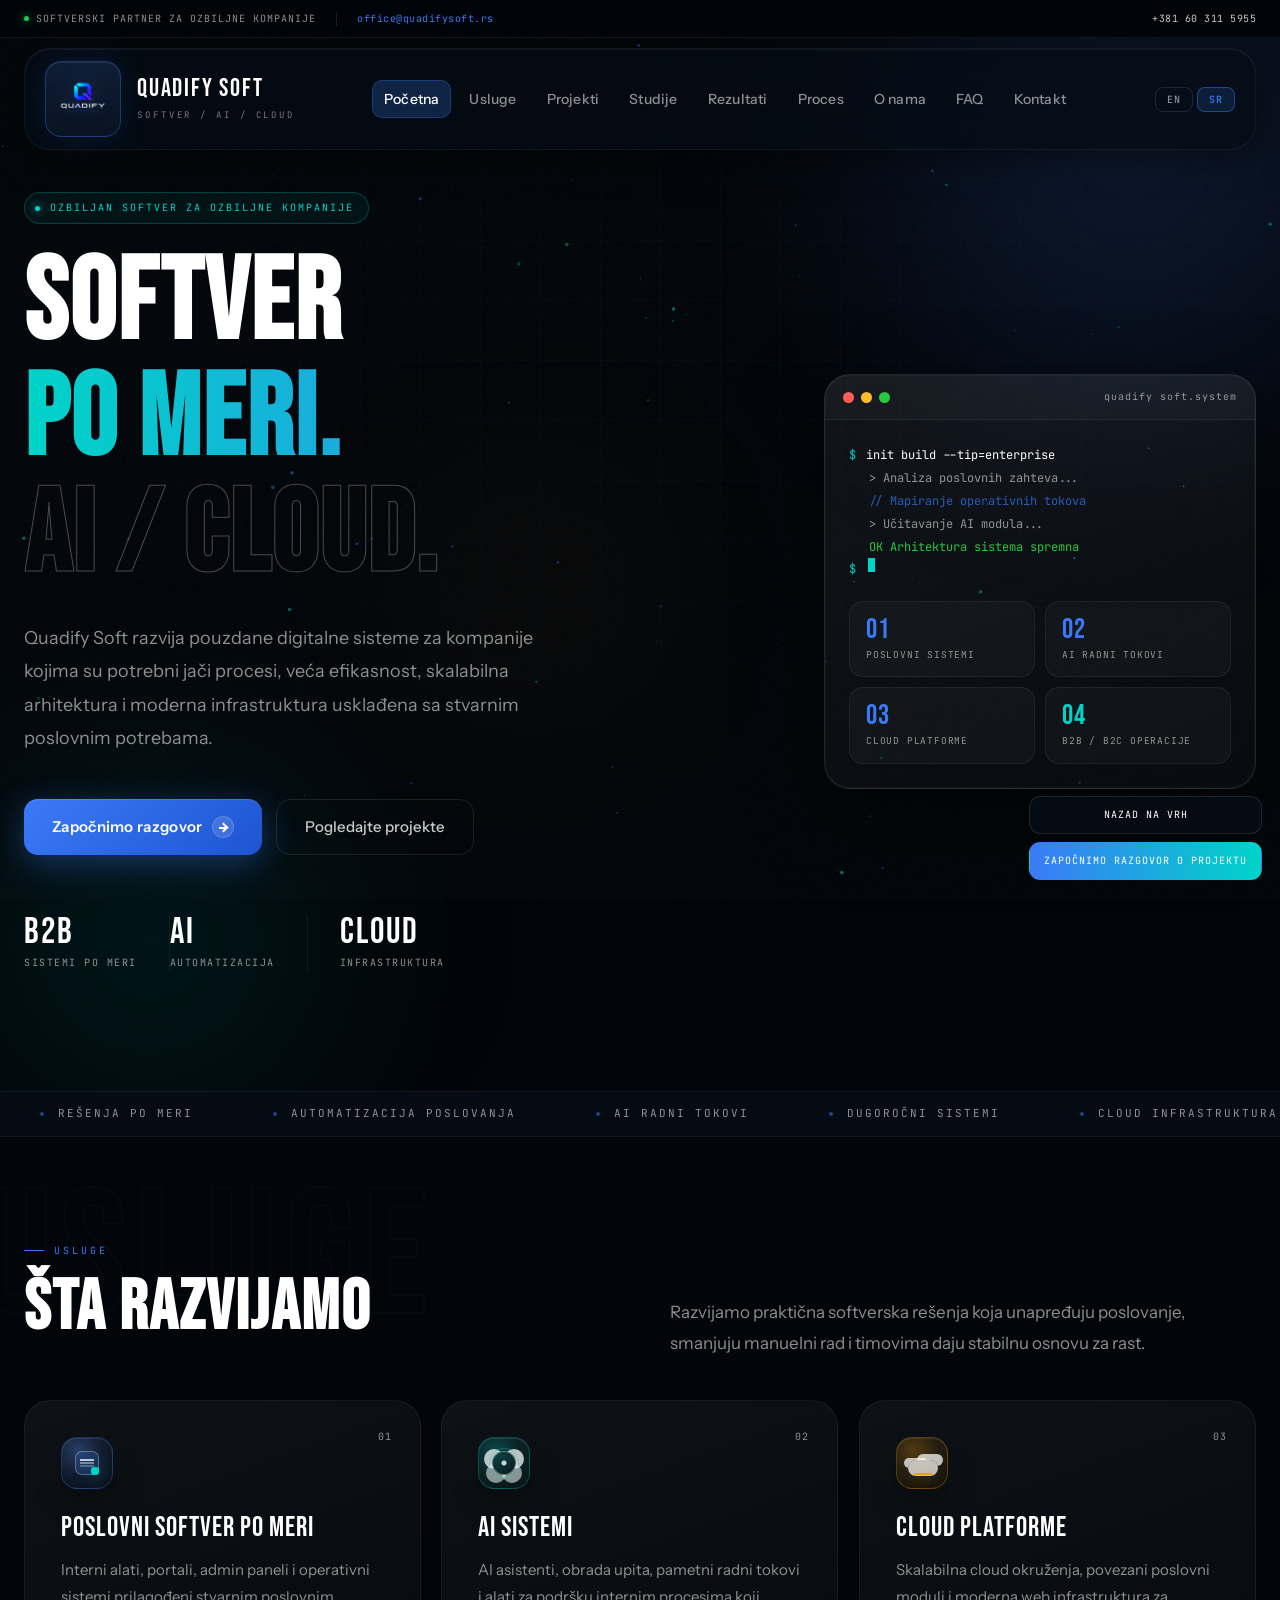
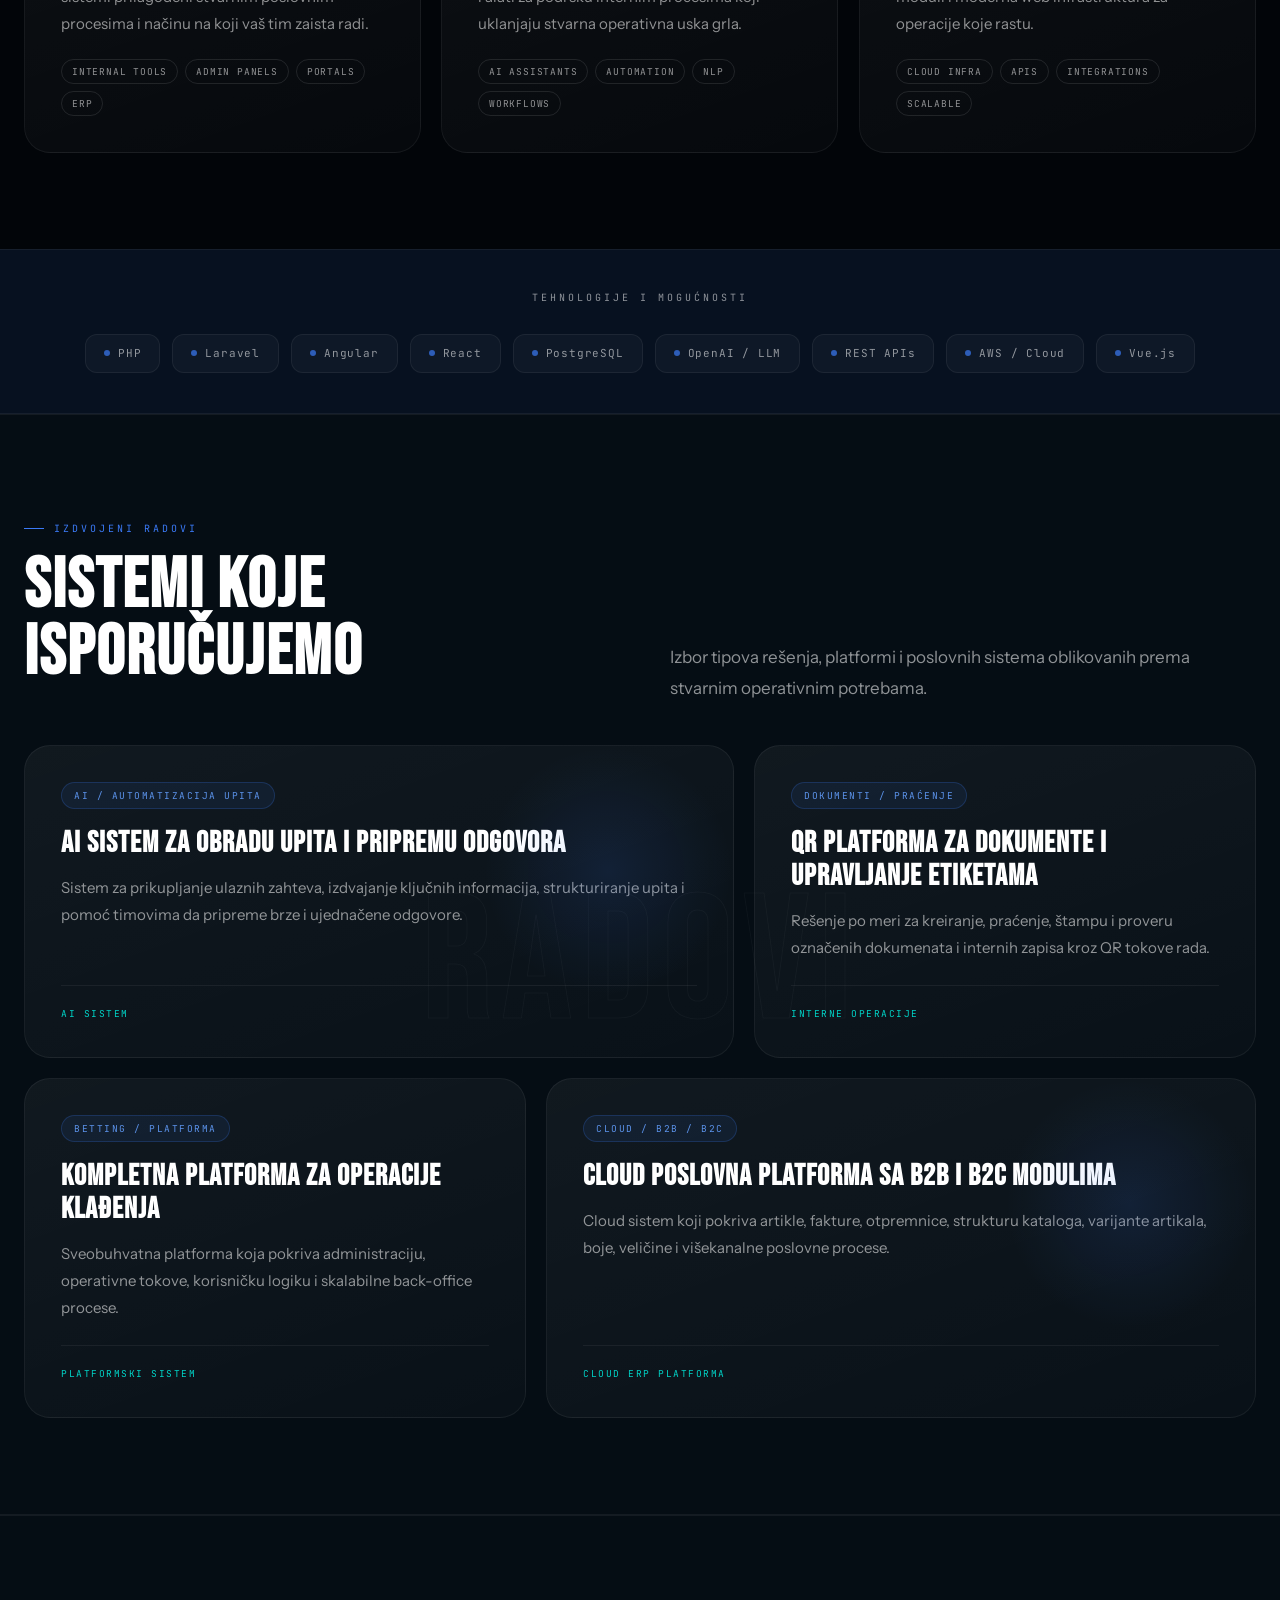
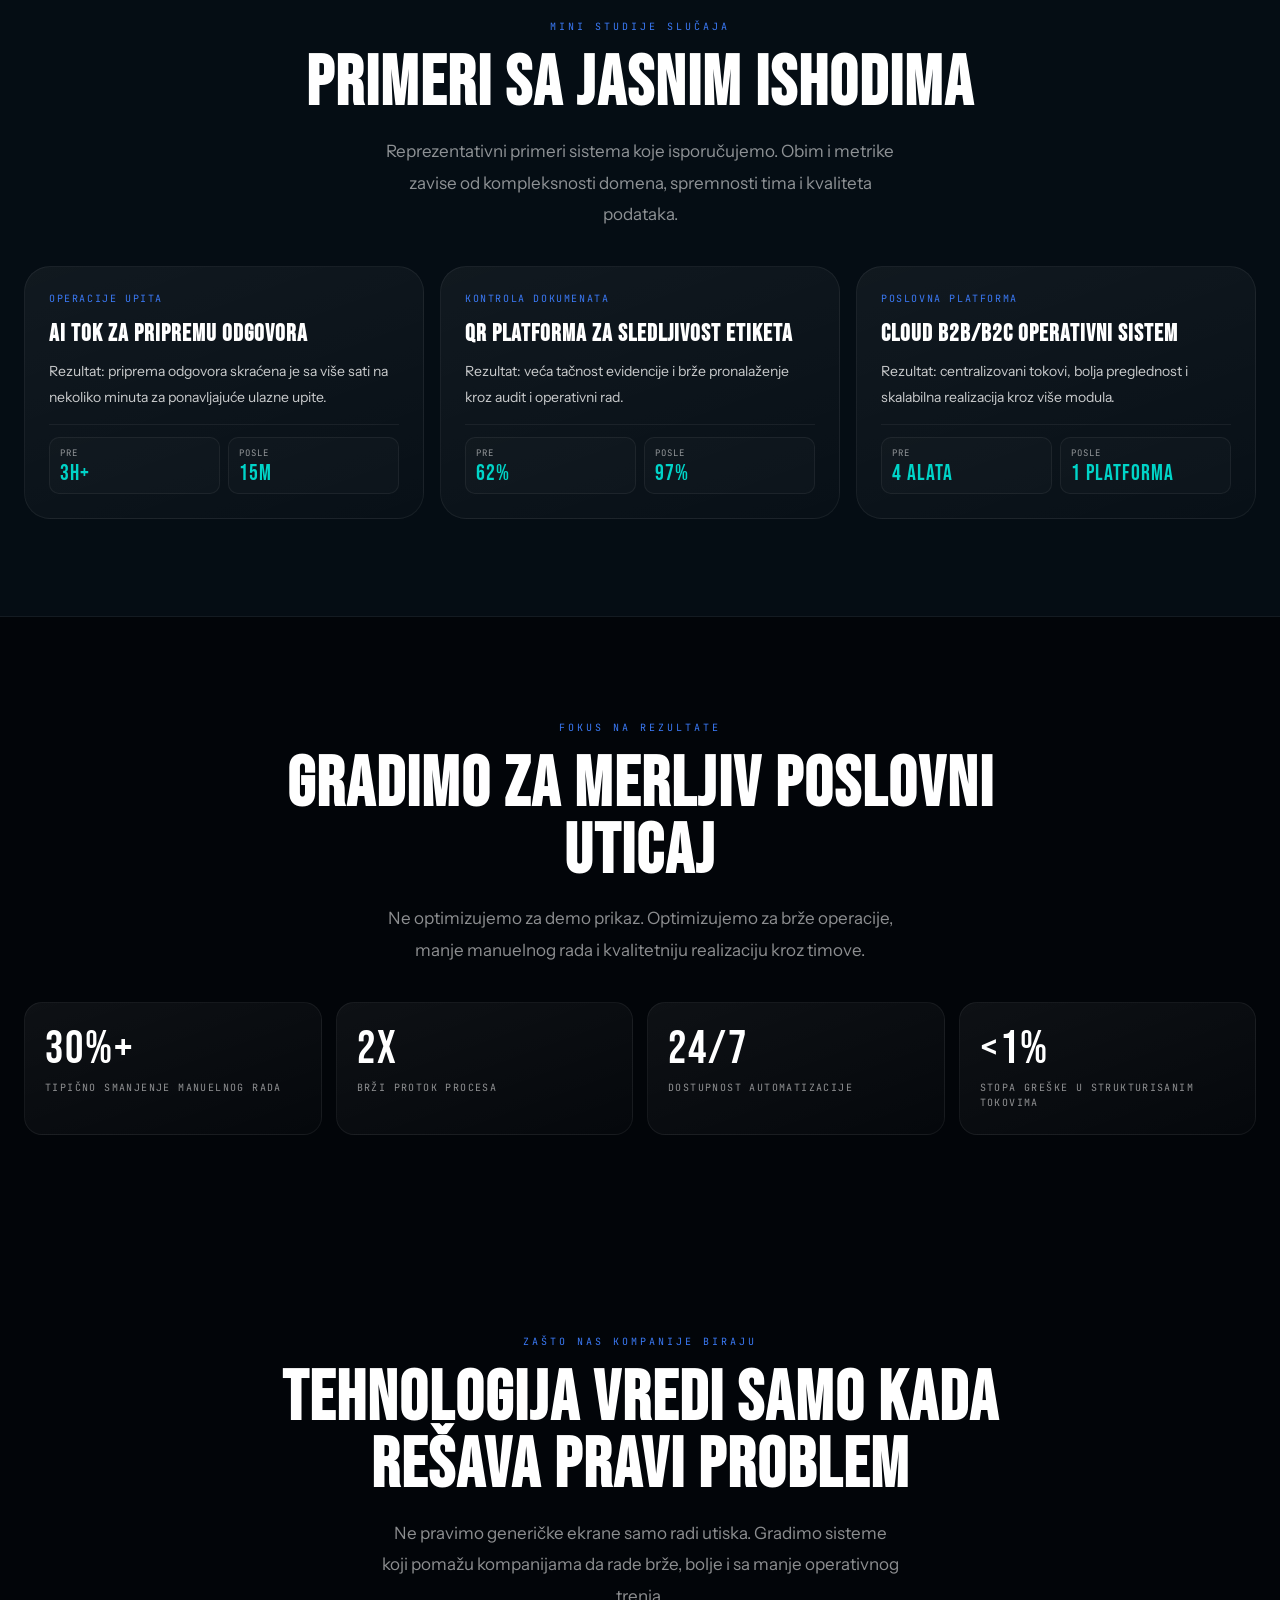
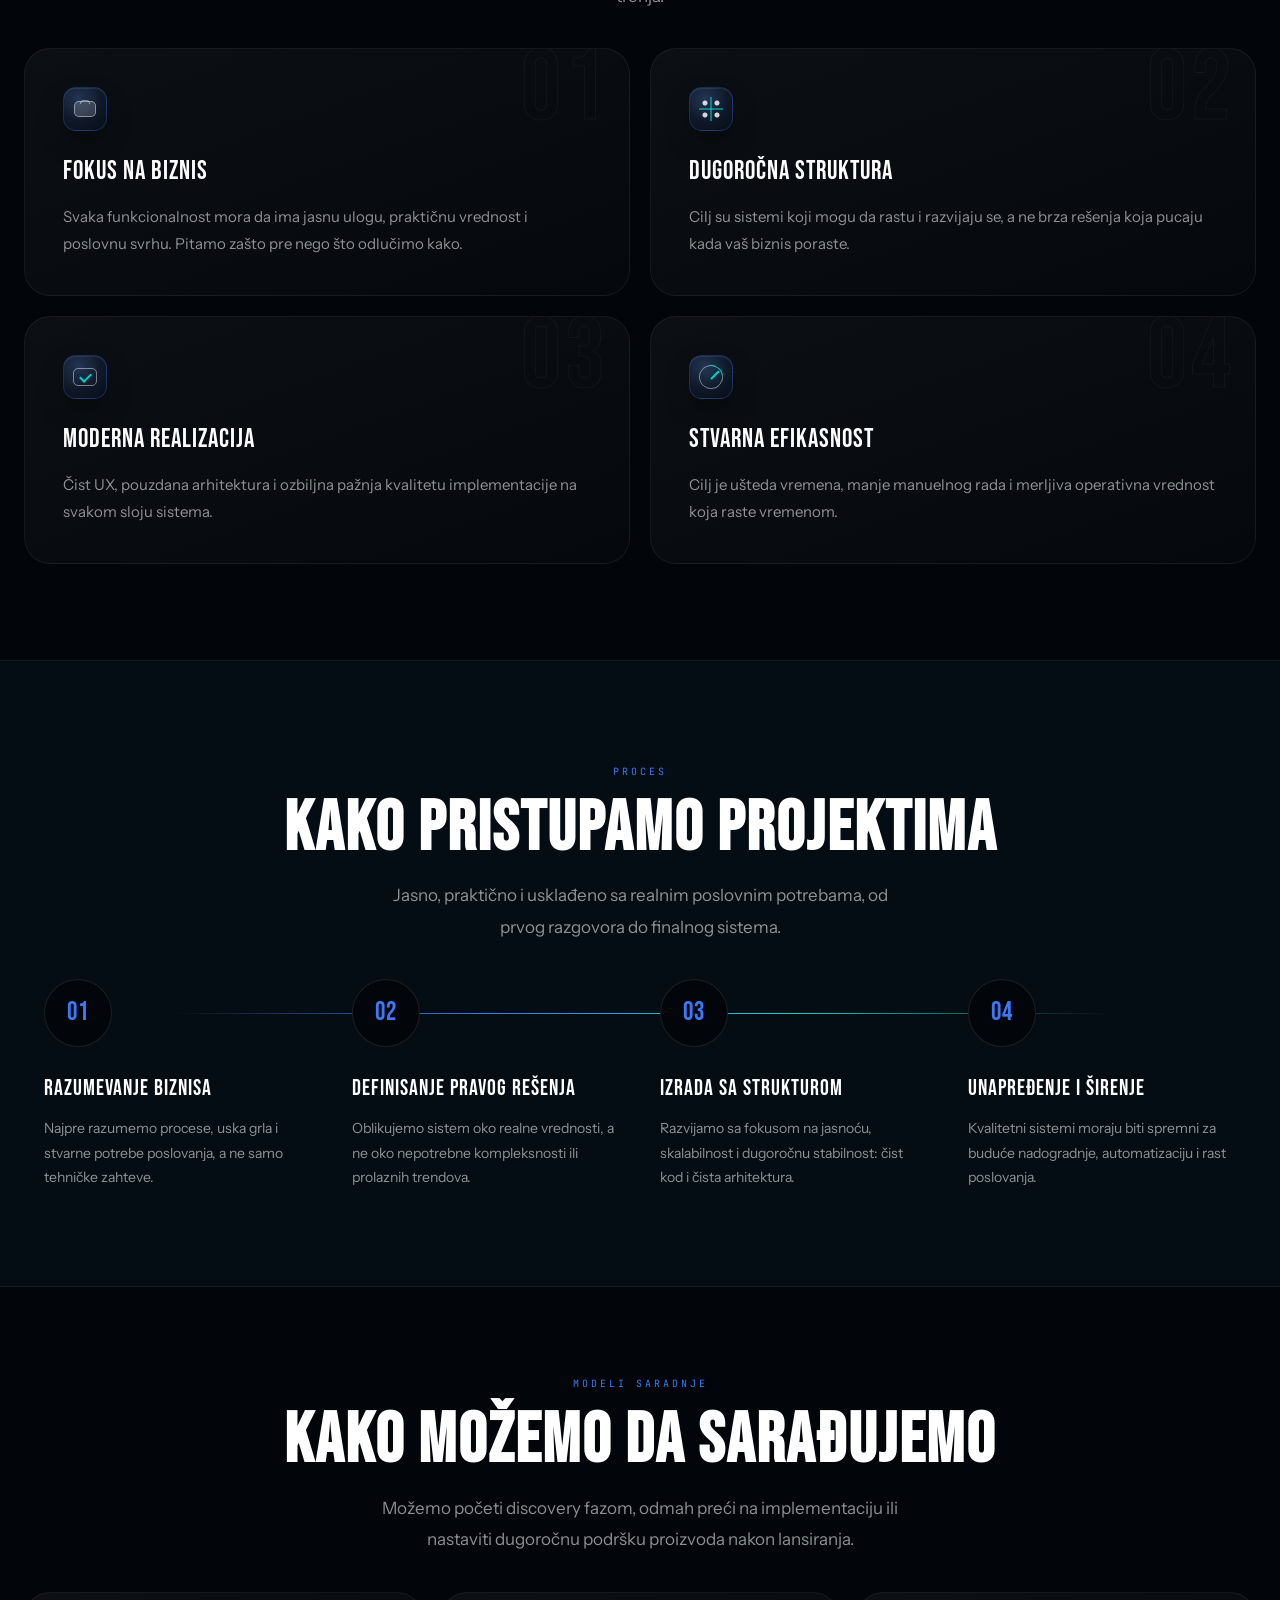
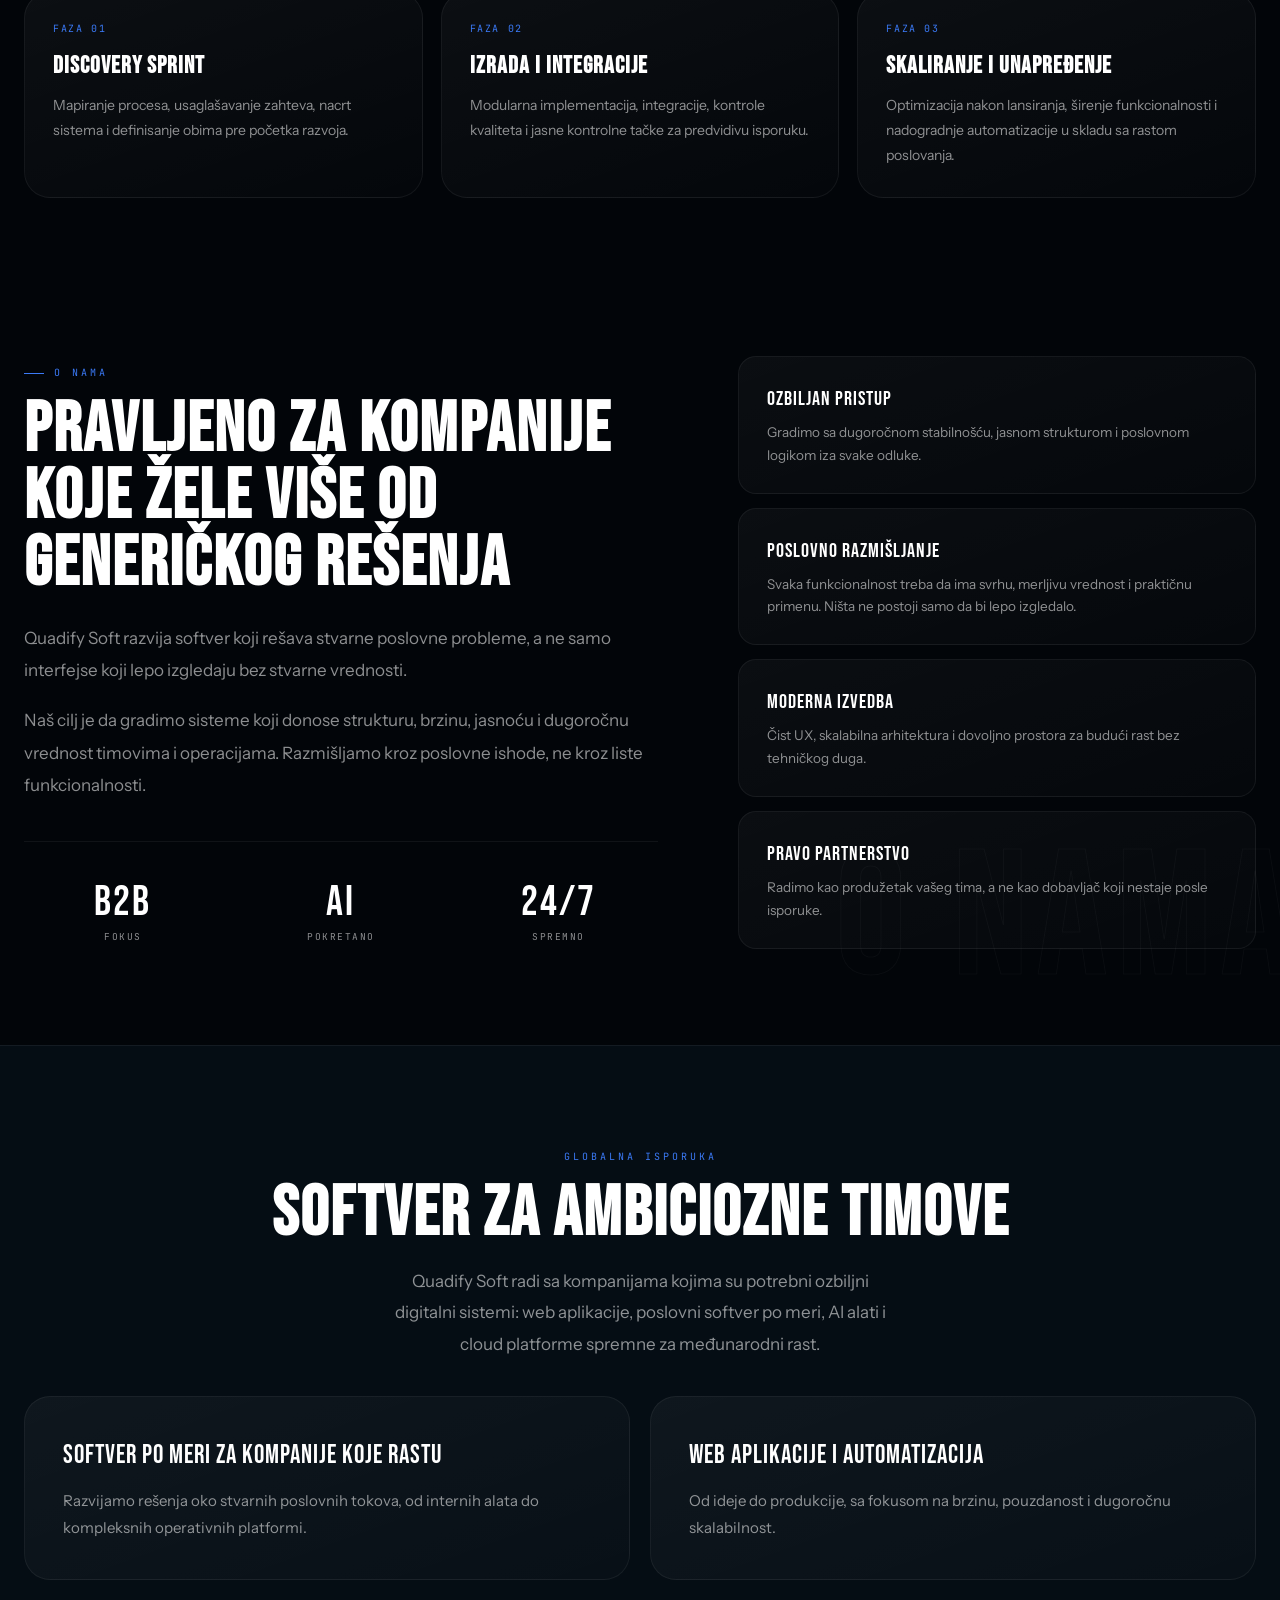
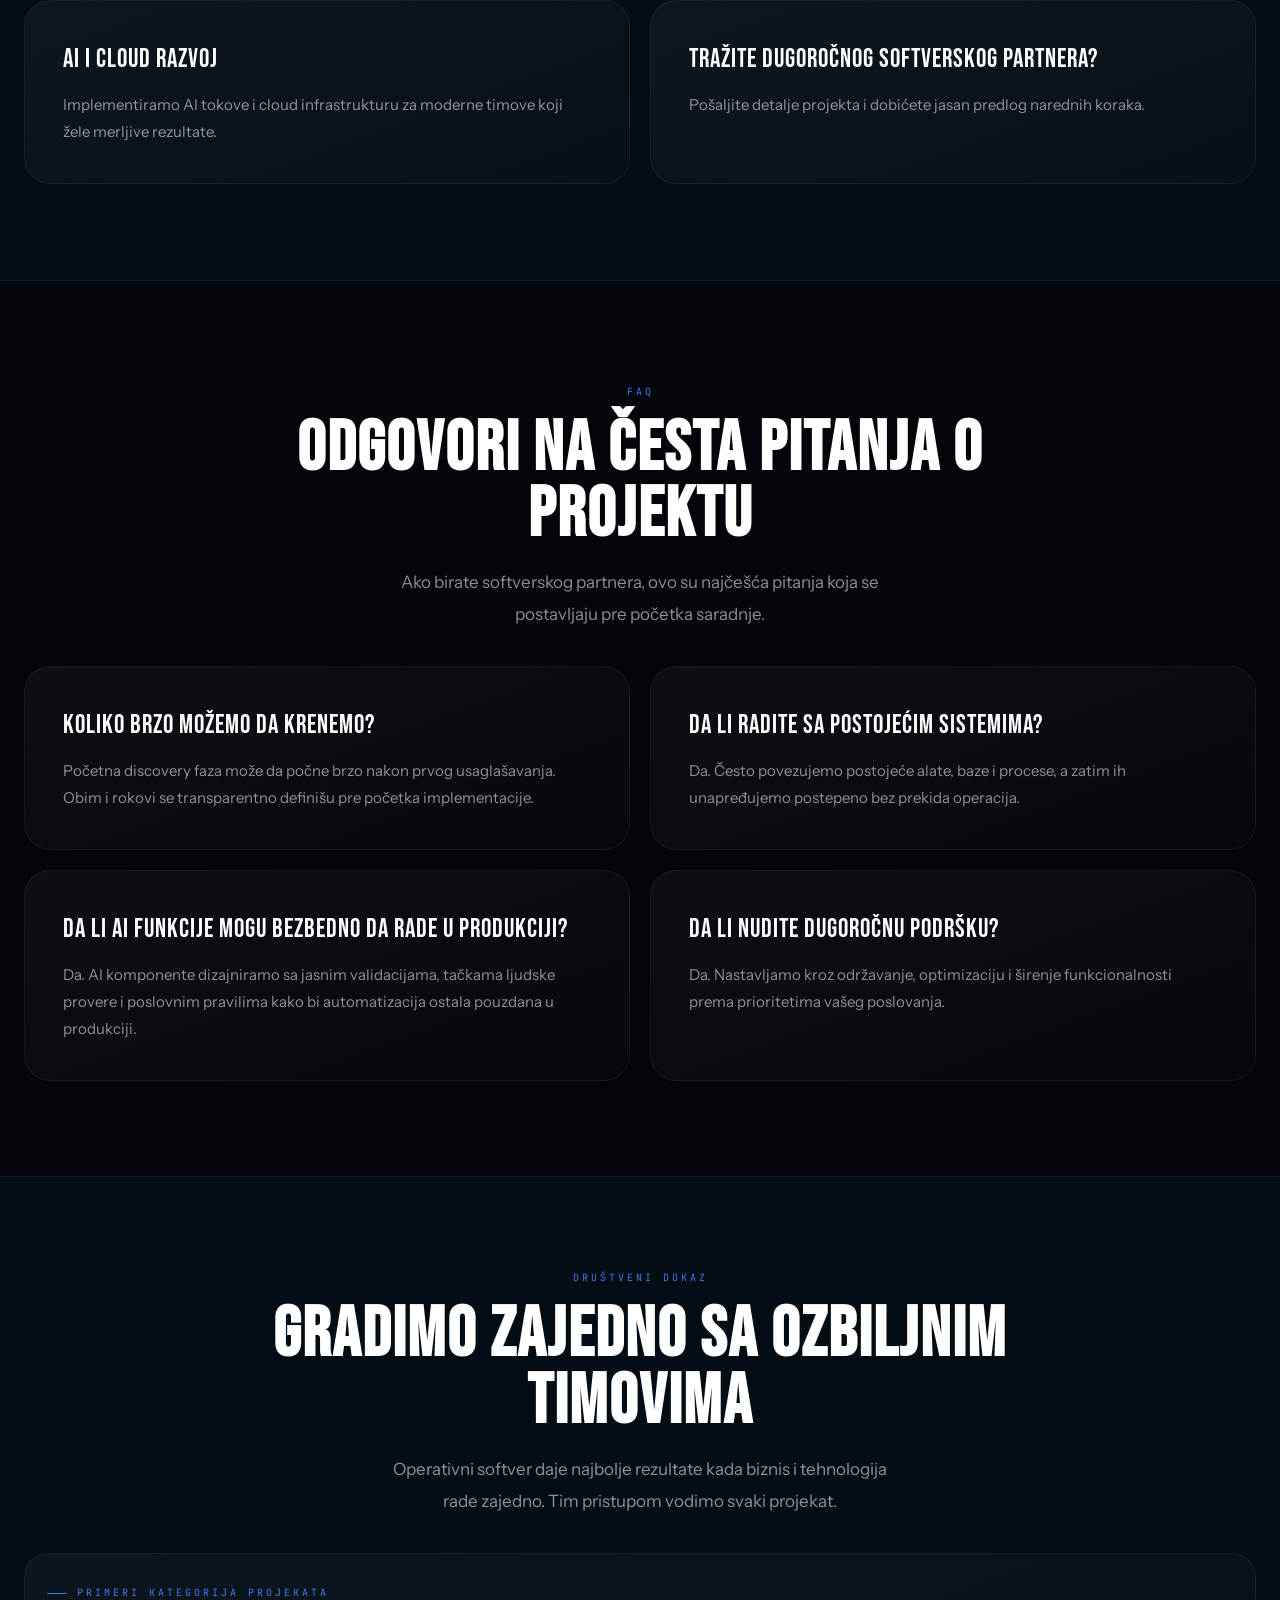
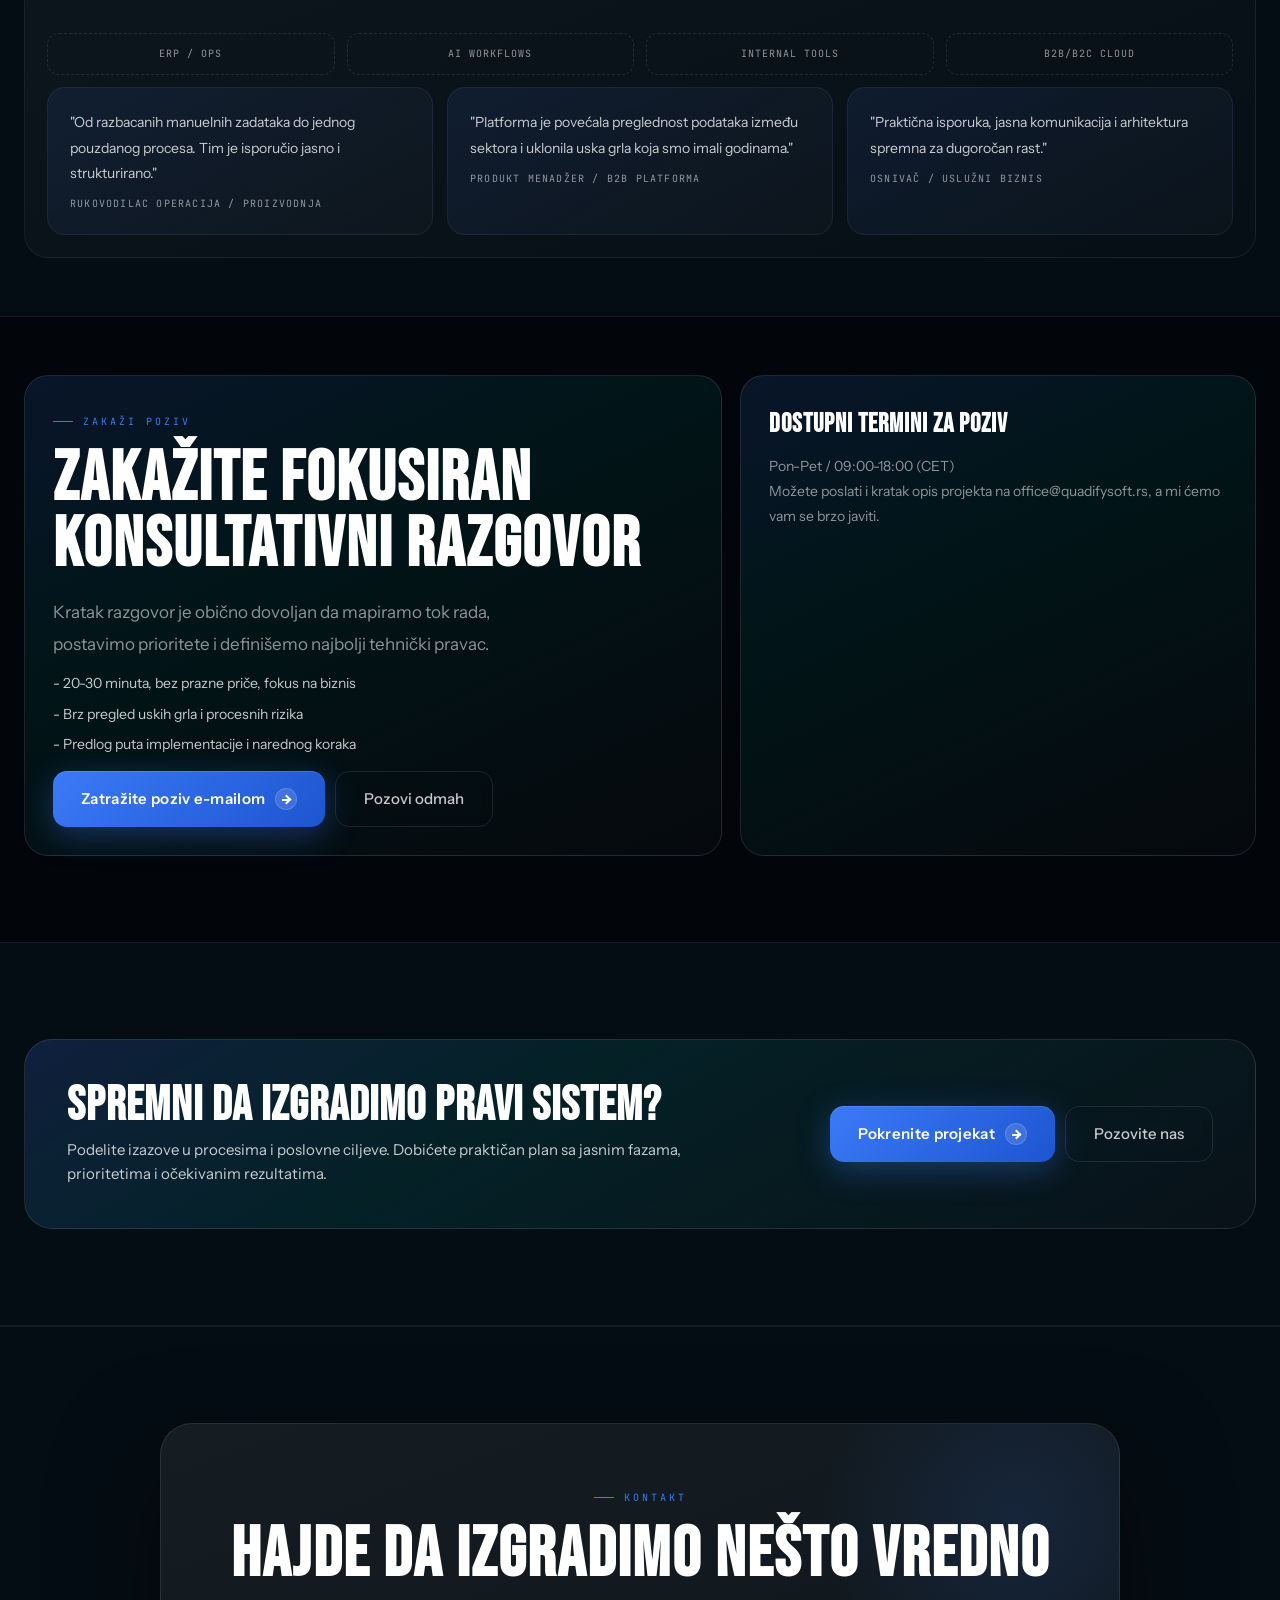
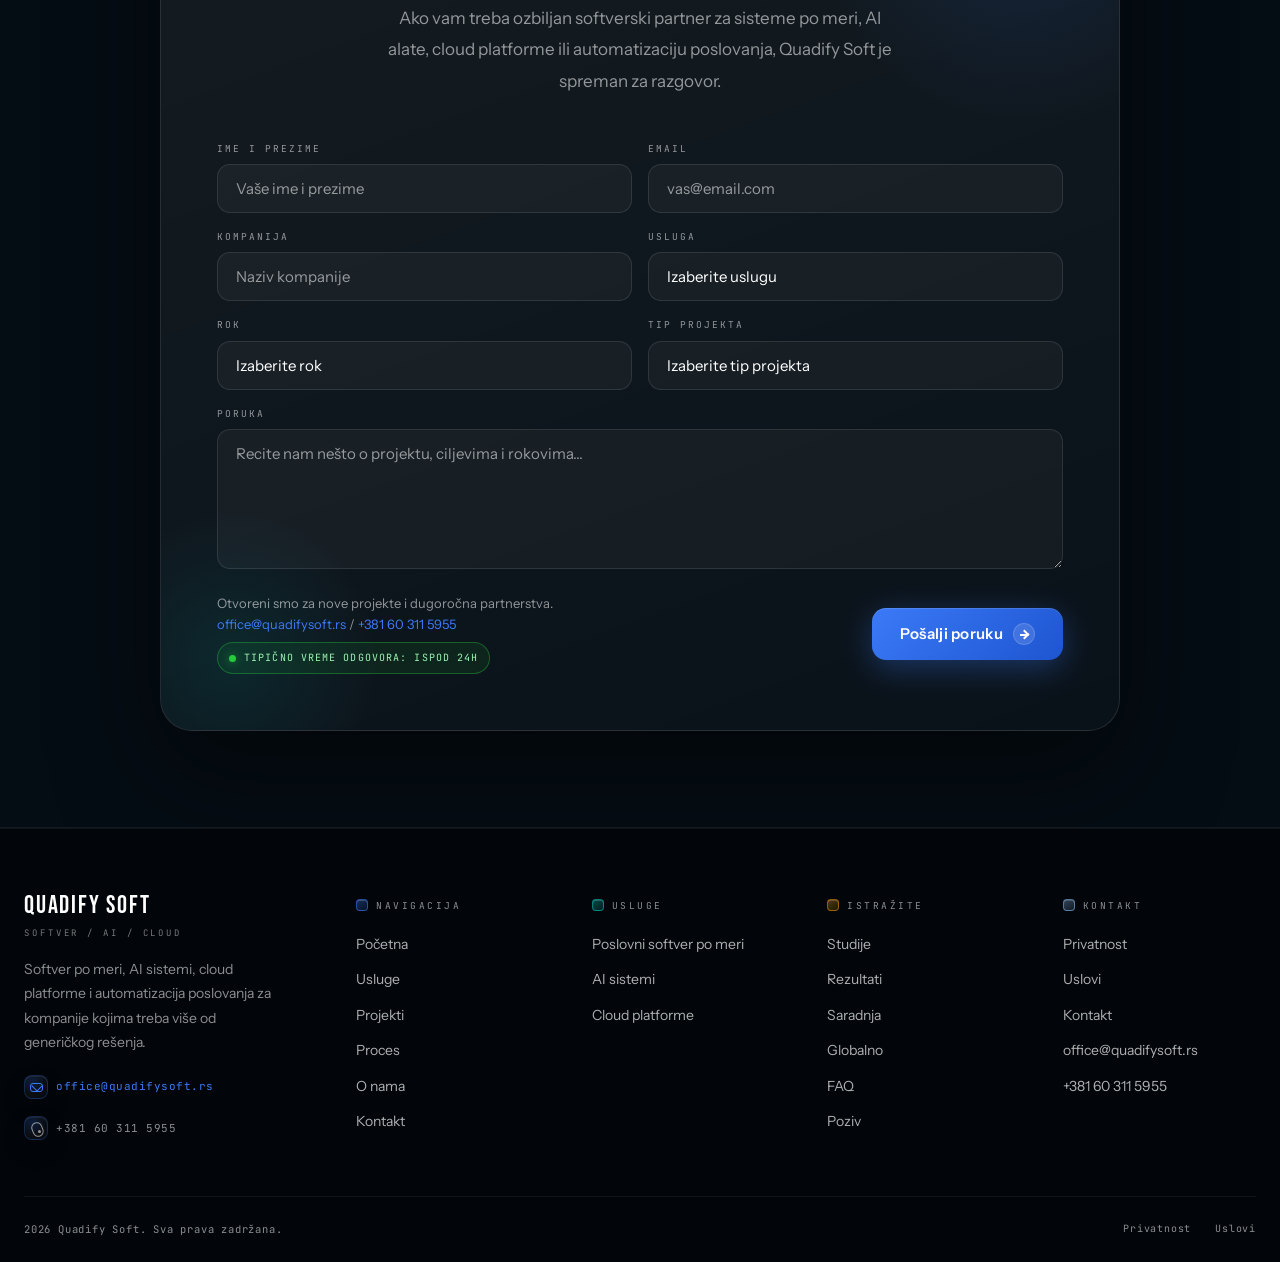
<file: index.html>
<!DOCTYPE html>
<html lang="sr">
<head>
<meta charset="UTF-8">
<meta name="viewport" content="width=device-width, initial-scale=1.0">
<title>Quadify Soft | Softver po meri, web aplikacije, AI i cloud razvoj</title>
<meta name="description" content="Quadify Soft razvija softver po meri, web aplikacije, AI sisteme i cloud rešenja za kompanije kojima je potreban ozbiljan digitalni partner.">
<meta name="robots" content="index, follow">
<meta name="googlebot" content="index, follow, max-image-preview:large">
<meta name="referrer" content="strict-origin-when-cross-origin">
<meta name="format-detection" content="telephone=no">
<meta http-equiv="Permissions-Policy" content="camera=(), microphone=(), geolocation=()">
<meta name="theme-color" content="#020509">
<meta name="application-name" content="Quadify Soft">
<meta name="apple-mobile-web-app-title" content="Quadify Soft">
<meta name="msapplication-TileColor" content="#020509">
<link rel="canonical" href="https://quadifysoft.rs/">
<link rel="icon" type="image/x-icon" href="/favicon.ico">
<link rel="icon" type="image/png" sizes="48x48" href="/favicon-48x48.png">
<link rel="shortcut icon" href="/favicon.ico">
<link rel="icon" href="/favicon.ico" sizes="any">
<link rel="icon" type="image/png" sizes="192x192" href="/favicon.png">
<link rel="icon" type="image/png" sizes="256x256" href="/favicon.png">
<link rel="apple-touch-icon" sizes="180x180" href="/apple-touch-icon.png">
<link rel="manifest" href="/site.webmanifest">
<meta property="og:title" content="Quadify Soft | Softver po meri, web aplikacije, AI i cloud razvoj">
<meta property="og:site_name" content="Quadify Soft">
<meta property="og:description" content="Softver po meri, web aplikacije, AI sistemi i cloud rešenja za kompanije kojima je potreban ozbiljan digitalni partner.">
<meta property="og:image" content="https://quadifysoft.rs/assets/img/logo-mark.png">
<meta property="og:image:type" content="image/png">
<meta property="og:image:width" content="1024">
<meta property="og:image:height" content="1024">
<meta property="og:image:alt" content="Quadify Soft logo">
<meta property="og:url" content="https://quadifysoft.rs/">
<meta property="og:type" content="website">
<meta property="og:locale" content="sr_RS">
<meta property="og:locale:alternate" content="en_US">
<meta name="twitter:card" content="summary_large_image">
<meta name="twitter:title" content="Quadify Soft | Softver po meri, web aplikacije, AI i cloud razvoj">
<meta name="twitter:description" content="Softver po meri, web aplikacije, AI sistemi i cloud rešenja za kompanije kojima je potreban ozbiljan digitalni partner.">
<meta name="twitter:image" content="https://quadifysoft.rs/assets/img/logo-mark.png">
<meta name="twitter:image:alt" content="Quadify Soft logo">
<script src="assets/js/head.js"></script>
<link rel="preconnect" href="https://fonts.googleapis.com">
<link rel="preconnect" href="https://fonts.gstatic.com" crossorigin>
<link href="https://fonts.googleapis.com/css2?family=Bebas+Neue&family=Instrument+Sans:ital,wght@0,400;0,500;0,600;0,700;1,400&family=JetBrains+Mono:wght@400;500&display=swap" rel="stylesheet">
<script type="application/ld+json">
{
  "@context": "https://schema.org",
  "@type": "Organization",
  "@id": "https://quadifysoft.rs/#organization",
  "name": "Quadify Soft",
  "alternateName": ["QuadifySoft", "Quadify Soft"],
  "url": "https://quadifysoft.rs/",
  "logo": "https://quadifysoft.rs/assets/img/logo-mark.png",
  "description": "Softver po meri, web aplikacije, AI sistemi i cloud razvoj za kompanije kojima je potreban ozbiljan digitalni partner.",
  "inLanguage": "sr-RS",
  "email": "office@quadifysoft.rs",
  "telephone": "+381603115955",
  "contactPoint": {
    "@type": "ContactPoint",
    "contactType": "sales",
    "email": "office@quadifysoft.rs",
    "telephone": "+381603115955",
    "availableLanguage": ["sr", "en"]
  }
}
</script>
<script type="application/ld+json">
{
  "@context": "https://schema.org",
  "@type": "WebSite",
  "@id": "https://quadifysoft.rs/#website",
  "name": "Quadify Soft",
  "alternateName": "QuadifySoft",
  "url": "https://quadifysoft.rs/",
  "inLanguage": ["sr", "en"],
  "image": "https://quadifysoft.rs/assets/img/logo-mark.png",
  "publisher": {
    "@id": "https://quadifysoft.rs/#organization"
  }
}
</script>
<script type="application/ld+json">
{
  "@context": "https://schema.org",
  "@type": "ProfessionalService",
  "@id": "https://quadifysoft.rs/#service",
  "name": "Quadify Soft",
  "url": "https://quadifysoft.rs/",
  "image": "https://quadifysoft.rs/assets/img/logo-mark.png",
  "description": "Softver po meri, web aplikacije, AI sistemi i cloud razvoj za kompanije kojima je potreban ozbiljan digitalni partner.",
  "inLanguage": "sr-RS",
  "email": "office@quadifysoft.rs",
  "telephone": "+381603115955",
  "areaServed": {
    "@type": "Place",
    "name": "Worldwide"
  },
  "brand": {
    "@id": "https://quadifysoft.rs/#organization"
  },
  "address": {
    "@type": "PostalAddress",
    "addressCountry": "RS"
  },
  "serviceType": [
    "Izrada softvera po meri",
    "Web aplikacije",
    "AI sistemi",
    "Cloud razvoj",
    "Poslovna automatizacija"
  ],
  "knowsAbout": [
    "Custom software development",
    "Web application development",
    "AI systems",
    "Cloud architecture",
    "Business automation"
  ]
}
</script>
<link rel="stylesheet" href="assets/css/site.css">
</head>
<body>
<a class="skip-link" href="#main-content">Preskoči na sadržaj</a>
<div id="scroll-progress" aria-hidden="true"></div>

<!-- Canvas particles -->
<canvas id="cv"></canvas>

<!-- Noise overlay -->
<div id="noise"></div>

<!-- Preloader -->
<div id="preloader">
  <div class="pre-logo">Quadify Soft</div>
  <div class="pre-bar-wrap"><div class="pre-bar"></div></div>
  <div class="pre-counter" id="preCounter">000</div>
</div>

<!-- ---------------------- HERO ---------------------- -->
<header class="hero" id="home">
  <div class="blob blob-1"></div>
  <div class="blob blob-2"></div>
  <div class="blob blob-3"></div>
  <div class="hero-grid-lines"></div>

  <!-- Topbar -->
  <div class="topbar">
    <div class="wrap">
      <div class="topbar-left">
        <div class="topbar-pill">
          <div class="topbar-pill-dot"></div>
          <span data-lang="topbar_text">Custom software partner for serious companies</span>
        </div>
        <div class="topbar-sep"></div>
        <a href="mailto:office@quadifysoft.rs" class="topbar-mail">office@quadifysoft.rs</a>
      </div>
      <div class="topbar-right">
        <a href="tel:+381603115955" class="topbar-phone">+381 60 311 5955</a>
      </div>
    </div>
  </div>

  <!-- Nav -->
  <nav class="nav-shell">
    <div class="nav wrap">
      <a href="#home" class="logo-link">
        <div class="logo-icon">
          <img src="assets/img/logo-mark.png" alt="Quadify Soft" class="logo-img" width="60" height="60" fetchpriority="high" decoding="async">
        </div>
        <div>
          <div class="logo-name">Quadify Soft</div>
          <div class="logo-sub" data-lang="logo_subtext">Software / AI / Cloud</div>
        </div>
      </a>

      <div class="nav-links" id="primaryNavLinks">
        <a href="#home" data-lang="nav_home">Home</a>
        <a href="#services" data-lang="nav_services">Services</a>
        <a href="#projects" data-lang="nav_projects">Projects</a>
        <a href="#case-studies" class="desktop-nav-link" data-lang="nav_cases">Case Studies</a>
        <a href="#results" class="desktop-nav-link" data-lang="nav_results">Results</a>
        <a href="#process" data-lang="nav_process">Process</a>
        <a href="#about" data-lang="nav_about">About</a>
        <a href="#faq" class="desktop-nav-link" data-lang="nav_faq">FAQ</a>
        <a href="#contact" data-lang="nav_contact">Contact</a>
      </div>

      <div class="nav-right">
        <button type="button" class="nav-mobile-toggle" id="navMobileToggle" aria-controls="primaryNavLinks" aria-expanded="false" aria-label="Open menu">
          <span class="nav-mobile-icon">=</span>
          <span data-lang="nav_menu">Menu</span>
        </button>
        <div class="lang-sw">
          <button id="btn-en" type="button" aria-pressed="false" aria-label="Switch language to English">EN</button>
          <button id="btn-sr" type="button" aria-pressed="false" aria-label="Promeni jezik na srpski">SR</button>
        </div>
      </div>
    </div>
  </nav>

  <!-- Hero body -->
  <div class="hero-body">
    <div class="wrap">
      <div class="hero-layout">
        <div class="hero-left">
          <div class="hero-eyebrow">
            <div class="eyebrow-dot"></div>
            <span data-lang="hero_badge">SERIOUS SOFTWARE FOR SERIOUS BUSINESSES</span>
          </div>
          <h1 class="hero-title">
            <span class="hero-h1" data-lang="hero_line1">CUSTOM</span>
            <span class="hero-h1-teal" data-lang="hero_line2">SOFTWARE.</span>
            <span class="hero-h1-outline" data-lang="hero_line3">AI / CLOUD.</span>
          </h1>

          <p class="hero-sub" data-lang="hero_sub">Quadify Soft builds reliable digital systems for companies that need stronger workflows, higher efficiency, scalable architecture, and modern infrastructure aligned with real business needs.</p>

          <div class="hero-actions">
            <a href="#contact" class="btn-primary" data-track="cta_start_click">
              <span data-lang="hero_btn1">Start a Conversation</span>
              <span class="btn-arr" aria-hidden="true">-&gt;</span>
            </a>
            <a href="#projects" class="btn-ghost">
              <span data-lang="hero_btn2">See Selected Work</span>
            </a>
          </div>

          <div class="hero-stats">
            <div class="hstat">
              <div class="hstat-val">B2B</div>
              <div class="hstat-lbl" data-lang="stat_1">Custom Systems</div>
            </div>
            <div class="hstat">
              <div class="hstat-val">AI</div>
              <div class="hstat-lbl" data-lang="stat_2">Automation</div>
            </div>
            <div class="hstat">
              <div class="hstat-val">Cloud</div>
              <div class="hstat-lbl" data-lang="stat_3">Infrastructure</div>
            </div>
          </div>
        </div>

        <div class="hero-right">
          <div class="terminal-card">
            <div class="tc-topbar">
              <div class="tc-dots">
                <div class="tc-dot tc-dot-r"></div>
                <div class="tc-dot tc-dot-y"></div>
                <div class="tc-dot tc-dot-g"></div>
              </div>
              <div class="tc-title">quadify soft.system</div>
            </div>
            <div class="tc-body">
              <div class="tc-line"><span class="tc-prompt">$</span><span class="tc-cmd" data-lang="tc_cmd1">init build --type=enterprise</span></div>
              <div class="tc-line"><span class="tc-out" data-lang="tc_out1">&gt; Analyzing business requirements...</span></div>
              <div class="tc-line"><span class="tc-comment" data-lang="tc_out2">// Mapping operational workflows</span></div>
              <div class="tc-line"><span class="tc-out" data-lang="tc_out3">&gt; Loading AI modules...</span></div>
              <div class="tc-line"><span class="tc-success" data-lang="tc_out4">OK System architecture ready</span></div>
              <div class="tc-line"><span class="tc-prompt">$</span><span class="tc-cursor"></span></div>

              <div class="tc-modules">
                <div class="tc-mod">
                  <div class="tc-mod-num">01</div>
                  <div class="tc-mod-label" data-lang="metric_1">Custom business systems</div>
                </div>
                <div class="tc-mod">
                  <div class="tc-mod-num">02</div>
                  <div class="tc-mod-label" data-lang="metric_2">AI-powered workflows</div>
                </div>
                <div class="tc-mod">
                  <div class="tc-mod-num">03</div>
                  <div class="tc-mod-label" data-lang="metric_3">Cloud platforms</div>
                </div>
                <div class="tc-mod">
                  <div class="tc-mod-num">04</div>
                  <div class="tc-mod-label" data-lang="metric_4">B2B / B2C ops</div>
                </div>
              </div>
            </div>
          </div>
        </div>
      </div>
    </div>
  </div>
</header>

<!-- TICKER -->
<div class="ticker">
  <div class="ticker-track" id="tickerTrack"></div>
</div>

<main id="main-content">

<!-- ---------------------- SERVICES ---------------------- -->
<section class="s-light" id="services">
  <div class="ghost-text ghost-top" data-lang="ghost_services">SERVICES</div>
  <div class="wrap">
    <div class="two-col-head">
      <div class="reveal">
        <div class="s-label" data-lang="services_label">Services</div>
        <h2 class="s-h2" data-lang="services_h2">What We <span>Build</span></h2>
      </div>
      <p class="s-desc reveal d2" data-lang="services_desc">We design practical software that improves operations, reduces manual work, and gives teams a stable foundation for growth.</p>
    </div>

    <div class="services-grid">
      <div class="svc-card reveal d1">
        <div class="svc-icon-wrap svc-icon-bg-blue icon-software" aria-hidden="true"></div>
        <span class="svc-num">01</span>
        <div class="svc-title" data-lang="card1_title">Custom Business Software</div>
        <p class="svc-desc" data-lang="card1_desc">Internal tools, portals, admin panels, and operational systems tailored to real business processes and the way your team actually works.</p>
        <div class="svc-tags">
          <span class="svc-tag">Internal Tools</span>
          <span class="svc-tag">Admin Panels</span>
          <span class="svc-tag">Portals</span>
          <span class="svc-tag">ERP</span>
        </div>
      </div>
      <div class="svc-card reveal d2">
        <div class="svc-icon-wrap svc-icon-bg-teal icon-ai" aria-hidden="true"></div>
        <span class="svc-num">02</span>
        <div class="svc-title" data-lang="card2_title">AI Systems</div>
        <p class="svc-desc" data-lang="card2_desc">AI assistants, inquiry handling, intelligent workflows, and internal support tools that remove real operational bottlenecks.</p>
        <div class="svc-tags">
          <span class="svc-tag">AI Assistants</span>
          <span class="svc-tag">Automation</span>
          <span class="svc-tag">NLP</span>
          <span class="svc-tag">Workflows</span>
        </div>
      </div>
      <div class="svc-card reveal d3">
        <div class="svc-icon-wrap svc-icon-bg-amber icon-cloud" aria-hidden="true"></div>
        <span class="svc-num">03</span>
        <div class="svc-title" data-lang="card3_title">Cloud Platforms</div>
        <p class="svc-desc" data-lang="card3_desc">Scalable cloud environments, connected business modules, and modern web infrastructure for growing operations.</p>
        <div class="svc-tags">
          <span class="svc-tag">Cloud Infra</span>
          <span class="svc-tag">APIs</span>
          <span class="svc-tag">Integrations</span>
          <span class="svc-tag">Scalable</span>
        </div>
      </div>
    </div>
  </div>
</section>

<!-- TECH STACK -->
<div class="tech-strip">
  <div class="wrap">
    <div class="tech-label" data-lang="tech_label">Technologies & Capabilities</div>
    <div class="tech-row">
      <div class="tech-chip"><span class="tech-chip-dot"></span>PHP</div>
      <div class="tech-chip"><span class="tech-chip-dot"></span>Laravel</div>
      <div class="tech-chip"><span class="tech-chip-dot"></span>Angular</div>
      <div class="tech-chip"><span class="tech-chip-dot"></span>React</div>
      <div class="tech-chip"><span class="tech-chip-dot"></span>PostgreSQL</div>
      <div class="tech-chip"><span class="tech-chip-dot"></span>OpenAI / LLM</div>
      <div class="tech-chip"><span class="tech-chip-dot"></span>REST APIs</div>
      <div class="tech-chip"><span class="tech-chip-dot"></span>AWS / Cloud</div>
      <div class="tech-chip"><span class="tech-chip-dot"></span>Vue.js</div>
    </div>
  </div>
</div>

<!-- ---------------------- PROJECTS ---------------------- -->
<section class="s-dark" id="projects">
  <div class="ghost-text ghost-center" data-lang="ghost_work">WORK</div>
  <div class="wrap">
    <div class="two-col-head">
      <div class="reveal">
        <div class="s-label" data-lang="projects_label">Selected Work</div>
        <h2 class="s-h2" data-lang="projects_h2">Systems We <span>Build</span></h2>
      </div>
      <p class="s-desc reveal d2" data-lang="projects_desc">A selection of solution types, platforms, and business systems shaped around real operational needs.</p>
    </div>

    <div class="projects-grid">
      <article class="proj-card proj-card-1 reveal d1">
        <div class="proj-type" data-lang="project1_type">AI / Inquiry Automation</div>
        <h3 class="proj-h3" data-lang="project1_title">AI inquiry processing and response drafting system</h3>
        <p class="proj-desc" data-lang="project1_desc">A system for collecting inbound requests, extracting key information, structuring inquiries, and helping teams prepare fast and consistent responses.</p>
        <div class="proj-footer">
          <span class="proj-tag" data-lang="project1_tag">AI System</span>
        </div>
      </article>

      <article class="proj-card proj-card-2 reveal d2">
        <div class="proj-type" data-lang="project2_type">Documents / Tracking</div>
        <h3 class="proj-h3" data-lang="project2_title">QR-based document and label management platform</h3>
        <p class="proj-desc" data-lang="project2_desc">A custom solution for creating, tracking, printing, and auditing labeled documents and internal records through QR workflows.</p>
        <div class="proj-footer">
          <span class="proj-tag" data-lang="project2_tag">Internal Operations</span>
        </div>
      </article>

      <article class="proj-card proj-card-3 reveal d3">
        <div class="proj-type" data-lang="project3_type">Betting / Platform</div>
        <h3 class="proj-h3" data-lang="project3_title">End-to-end platform for betting operations</h3>
        <p class="proj-desc" data-lang="project3_desc">A complete platform covering administration, operational workflows, user-facing logic, and scalable back-office processes.</p>
        <div class="proj-footer">
          <span class="proj-tag" data-lang="project3_tag">Platform System</span>
        </div>
      </article>

      <article class="proj-card proj-card-4 reveal d4">
        <div class="proj-type" data-lang="project4_type">Cloud / B2B / B2C</div>
        <h3 class="proj-h3" data-lang="project4_title">Cloud business platform with B2B and B2C modules</h3>
        <p class="proj-desc" data-lang="project4_desc">A cloud system covering products, invoices, dispatch notes, catalog structure, item variants, colors, sizes, and multi-channel business workflows.</p>
        <div class="proj-footer">
          <span class="proj-tag" data-lang="project4_tag">Cloud ERP Platform</span>
        </div>
      </article>
    </div>
  </div>
</section>

<!-- ---------------------- WHY US ---------------------- -->
<section class="s-dark" id="case-studies">
  <div class="wrap">
    <div class="center-head reveal">
      <div class="s-label" data-lang="cases_label">Mini Case Studies</div>
      <h2 class="s-h2" data-lang="cases_h2">Selected examples with <span>clear outcomes</span></h2>
      <p class="s-desc" data-lang="cases_desc">Representative examples of the types of systems we deliver. Scope and metrics depend on domain complexity, team readiness, and data quality.</p>
    </div>
    <div class="cases-grid">
      <article class="case-card reveal d1">
        <div class="case-type" data-lang="case1_type">Inquiry Operations</div>
        <h3 class="case-title" data-lang="case1_title">AI-assisted response workflow</h3>
        <p class="case-result" data-lang="case1_result">Result: response preparation reduced from hours to minutes for repetitive inbound requests.</p>
        <div class="case-metrics">
          <div class="case-metric">
            <div class="case-metric-k" data-lang="case1_metric1_k">Before</div>
            <div class="case-metric-v" data-lang="case1_metric1_v">3h+</div>
          </div>
          <div class="case-metric">
            <div class="case-metric-k" data-lang="case1_metric2_k">After</div>
            <div class="case-metric-v" data-lang="case1_metric2_v">15m</div>
          </div>
        </div>
      </article>
      <article class="case-card reveal d2">
        <div class="case-type" data-lang="case2_type">Document Control</div>
        <h3 class="case-title" data-lang="case2_title">QR label traceability platform</h3>
        <p class="case-result" data-lang="case2_result">Result: improved record accuracy and faster retrieval across internal audit and operations.</p>
        <div class="case-metrics">
          <div class="case-metric">
            <div class="case-metric-k" data-lang="case2_metric1_k">Before</div>
            <div class="case-metric-v" data-lang="case2_metric1_v">62%</div>
          </div>
          <div class="case-metric">
            <div class="case-metric-k" data-lang="case2_metric2_k">After</div>
            <div class="case-metric-v" data-lang="case2_metric2_v">97%</div>
          </div>
        </div>
      </article>
      <article class="case-card reveal d3">
        <div class="case-type" data-lang="case3_type">Business Platform</div>
        <h3 class="case-title" data-lang="case3_title">Cloud B2B/B2C operations system</h3>
        <p class="case-result" data-lang="case3_result">Result: centralized workflows, improved visibility, and scalable multi-module business execution.</p>
        <div class="case-metrics">
          <div class="case-metric">
            <div class="case-metric-k" data-lang="case3_metric1_k">Before</div>
            <div class="case-metric-v" data-lang="case3_metric1_v">4 tools</div>
          </div>
          <div class="case-metric">
            <div class="case-metric-k" data-lang="case3_metric2_k">After</div>
            <div class="case-metric-v" data-lang="case3_metric2_v">1 platform</div>
          </div>
        </div>
      </article>
    </div>
  </div>
</section>

<section class="s-light" id="results">
  <div class="wrap">
    <div class="center-head reveal">
      <div class="s-label" data-lang="results_label">Results Focus</div>
      <h2 class="s-h2" data-lang="results_h2">Built for measurable <span>business impact</span></h2>
      <p class="s-desc" data-lang="results_desc">We do not optimize for demos. We optimize for faster operations, less manual work, and stronger execution across teams.</p>
    </div>
    <div class="results-grid">
      <article class="result-card reveal d1">
        <div class="result-num">30%+</div>
        <div class="result-label" data-lang="result_1">Typical manual work reduction</div>
      </article>
      <article class="result-card reveal d2">
        <div class="result-num">2x</div>
        <div class="result-label" data-lang="result_2">Faster process throughput</div>
      </article>
      <article class="result-card reveal d3">
        <div class="result-num">24/7</div>
        <div class="result-label" data-lang="result_3">Automation availability</div>
      </article>
      <article class="result-card reveal d4">
        <div class="result-num">&lt;1%</div>
        <div class="result-label" data-lang="result_4">Error rate in structured flows</div>
      </article>
    </div>
  </div>
</section>

<section class="s-light" id="why-us">
  <div class="wrap">
    <div class="center-head reveal">
      <div class="s-label" data-lang="why_label">Why Companies Choose Us</div>
      <h2 class="s-h2" data-lang="why_h2">Technology is only valuable when it solves <span>the right problem</span></h2>
      <p class="s-desc" data-lang="why_desc">We do not build generic screens for the sake of appearance. We build systems that help businesses move faster, operate better, and grow with less friction.</p>
    </div>

    <div class="why-grid">
      <div class="why-card reveal d1" data-num="01">
        <div class="why-icon why-business" aria-hidden="true"></div>
        <div class="why-h3" data-lang="why1_title">Business-first thinking</div>
        <p class="why-p" data-lang="why1_desc">Every feature must have a clear role, practical value, and business purpose. We ask why before we decide how.</p>
      </div>
      <div class="why-card reveal d2" data-num="02">
        <div class="why-icon why-structure" aria-hidden="true"></div>
        <div class="why-h3" data-lang="why2_title">Long-term structure</div>
        <p class="why-p" data-lang="why2_desc">We aim for systems that can evolve over time, not quick fixes that break when your business grows.</p>
      </div>
      <div class="why-card reveal d3" data-num="03">
        <div class="why-icon why-execution" aria-hidden="true"></div>
        <div class="why-h3" data-lang="why3_title">Modern execution</div>
        <p class="why-p" data-lang="why3_desc">Clean UX, reliable architecture, and serious attention to implementation quality at every layer of the stack.</p>
      </div>
      <div class="why-card reveal d4" data-num="04">
        <div class="why-icon why-efficiency" aria-hidden="true"></div>
        <div class="why-h3" data-lang="why4_title">Real efficiency</div>
        <p class="why-p" data-lang="why4_desc">The goal is to save time, reduce manual work, and create measurable operational value that compounds.</p>
      </div>
    </div>
  </div>
</section>

<!-- ---------------------- PROCESS ---------------------- -->
<section class="s-dark" id="process">
  <div class="wrap">
    <div class="center-head reveal">
      <div class="s-label" data-lang="process_label">Process</div>
      <h2 class="s-h2" data-lang="process_h2">How We <span>Approach</span> Projects</h2>
      <p class="s-desc" data-lang="process_desc">Clear, practical, and aligned with real business needs, from the first conversation to the final system.</p>
    </div>

    <div class="process-timeline">
      <div class="proc-step reveal d1">
        <div class="proc-num-wrap"><div class="proc-num">01</div></div>
        <div class="proc-h3" data-lang="process1_title">Understand the business</div>
        <p class="proc-p" data-lang="process1_desc">We first understand the workflow, bottlenecks, and actual business needs, not just technical requirements.</p>
      </div>
      <div class="proc-step reveal d2">
        <div class="proc-num-wrap"><div class="proc-num">02</div></div>
        <div class="proc-h3" data-lang="process2_title">Define the right solution</div>
        <p class="proc-p" data-lang="process2_desc">We shape the system around real value, not around unnecessary complexity or trendy technology.</p>
      </div>
      <div class="proc-step reveal d3">
        <div class="proc-num-wrap"><div class="proc-num">03</div></div>
        <div class="proc-h3" data-lang="process3_title">Build with structure</div>
        <p class="proc-p" data-lang="process3_desc">We develop with clarity, scalability, and long-term stability in mind: clean code, clean architecture.</p>
      </div>
      <div class="proc-step reveal d4">
        <div class="proc-num-wrap"><div class="proc-num">04</div></div>
        <div class="proc-h3" data-lang="process4_title">Improve and expand</div>
        <p class="proc-p" data-lang="process4_desc">Strong systems must be ready for future upgrades, automation, and growth as the business evolves.</p>
      </div>
    </div>
  </div>
</section>

<!-- ---------------------- ABOUT ---------------------- -->
<section class="s-light" id="engagement">
  <div class="wrap">
    <div class="center-head reveal">
      <div class="s-label" data-lang="engage_label">Engagement Models</div>
      <h2 class="s-h2" data-lang="engage_h2">Ways we can <span>work together</span></h2>
      <p class="s-desc" data-lang="engage_desc">You can start with discovery, move directly to implementation, or continue with long-term product support after launch.</p>
    </div>
    <div class="engage-grid">
      <article class="engage-card reveal d1">
        <div class="engage-kicker" data-lang="engage_k1">Phase 01</div>
        <h3 class="engage-h3" data-lang="engage_t1">Discovery Sprint</h3>
        <p class="engage-p" data-lang="engage_d1">Process mapping, requirements alignment, system blueprint, and execution scope before development starts.</p>
      </article>
      <article class="engage-card reveal d2">
        <div class="engage-kicker" data-lang="engage_k2">Phase 02</div>
        <h3 class="engage-h3" data-lang="engage_t2">Build & Integrate</h3>
        <p class="engage-p" data-lang="engage_d2">Modular implementation, integrations, quality checks, and transparent milestones for predictable delivery.</p>
      </article>
      <article class="engage-card reveal d3">
        <div class="engage-kicker" data-lang="engage_k3">Phase 03</div>
        <h3 class="engage-h3" data-lang="engage_t3">Scale & Improve</h3>
        <p class="engage-p" data-lang="engage_d3">Post-launch optimization, feature expansion, and automation upgrades aligned with business growth.</p>
      </article>
    </div>
  </div>
</section>

<section class="s-light" id="about">
  <div class="ghost-text ghost-bottom" data-lang="ghost_about">ABOUT</div>
  <div class="wrap">
    <div class="about-grid">
      <div class="about-text reveal-left">
        <div class="s-label" data-lang="about_label">About</div>
        <h2 class="s-h2" data-lang="about_h2">Built for companies that want more than a <span>generic solution</span></h2>
        <p class="about-p" data-lang="about_desc1">Quadify Soft builds software that solves real business problems, not just interfaces that look good without creating value.</p>
        <p class="about-p" data-lang="about_desc2">Our goal is to create systems that bring structure, speed, clarity, and long-term value to teams and operations. We think in business outcomes, not feature lists.</p>

        <div class="about-nums">
          <div class="anum">
            <div class="anum-val">B2B</div>
            <div class="anum-lbl" data-lang="anum_1">Focus</div>
          </div>
          <div class="anum">
            <div class="anum-val">AI</div>
            <div class="anum-lbl" data-lang="anum_2">Powered</div>
          </div>
          <div class="anum">
            <div class="anum-val">24/7</div>
            <div class="anum-lbl" data-lang="anum_3">Ready</div>
          </div>
        </div>
      </div>

      <div class="about-panel reveal d2">
        <div class="apoint">
          <div class="apoint-h" data-lang="about_p1_title">Serious approach</div>
          <p class="apoint-p" data-lang="about_p1_desc">We build with long-term stability, structure, and business logic in mind at every decision.</p>
        </div>
        <div class="apoint">
          <div class="apoint-h" data-lang="about_p2_title">Business-first thinking</div>
          <p class="apoint-p" data-lang="about_p2_desc">Every feature should have a purpose, measurable value, and practical use. Nothing exists just to look good.</p>
        </div>
        <div class="apoint">
          <div class="apoint-h" data-lang="about_p3_title">Modern execution</div>
          <p class="apoint-p" data-lang="about_p3_desc">Clean UX, scalable architecture, and plenty of room for future growth without technical debt.</p>
        </div>
        <div class="apoint">
          <div class="apoint-h" data-lang="about_p4_title">Real partnership</div>
          <p class="apoint-p" data-lang="about_p4_desc">We work as an extension of your team, not as a provider that disappears after delivery.</p>
        </div>
      </div>
    </div>
  </div>
</section>

<section class="s-dark" id="global">
  <div class="wrap">
    <div class="center-head reveal">
      <div class="s-label" data-lang="global_label">Global Delivery</div>
      <h2 class="s-h2" data-lang="global_h2">Software for <span>ambitious teams</span></h2>
      <p class="s-desc" data-lang="global_desc">Quadify Soft works with companies that need serious digital systems: web applications, custom business software, AI tools, and cloud platforms built for international growth.</p>
    </div>
    <div class="why-grid">
      <article class="why-card reveal d1">
        <div class="why-h3" data-lang="global_card1_h">Custom software for growing companies</div>
        <p class="why-p" data-lang="global_card1_p">We build solutions around real business workflows: from internal tools to complex operational platforms.</p>
      </article>
      <article class="why-card reveal d2">
        <div class="why-h3" data-lang="global_card2_h">Web apps and automation</div>
        <p class="why-p" data-lang="global_card2_p">From idea to production, with a focus on speed, reliability, and long-term scalability.</p>
      </article>
      <article class="why-card reveal d3">
        <div class="why-h3" data-lang="global_card3_h">AI and cloud development</div>
        <p class="why-p" data-lang="global_card3_p">We implement AI workflows and cloud infrastructure for modern teams focused on measurable results.</p>
      </article>
      <article class="why-card reveal d4">
        <div class="why-h3" data-lang="global_card4_h">Looking for a long-term software partner?</div>
        <p class="why-p" data-lang="global_card4_p">Send us your project details and we will propose a clear next-step plan.</p>
      </article>
    </div>
  </div>
</section>

<!-- ---------------------- FAQ ---------------------- -->
<section class="s-light" id="faq">
  <div class="wrap">
    <div class="center-head reveal">
      <div class="s-label" data-lang="faq_label">FAQ</div>
      <h2 class="s-h2" data-lang="faq_h2">Answers to common <span>project questions</span></h2>
      <p class="s-desc" data-lang="faq_desc">If you are evaluating software partners, these are usually the first questions decision-makers ask before kickoff.</p>
    </div>
    <div class="why-grid">
      <article class="why-card reveal d1">
        <div class="why-h3" data-lang="faq1_q">How fast can we start?</div>
        <p class="why-p" data-lang="faq1_a">Initial discovery can start quickly after the first alignment call. Scope and timeline are defined transparently before implementation begins.</p>
      </article>
      <article class="why-card reveal d2">
        <div class="why-h3" data-lang="faq2_q">Do you work with existing systems?</div>
        <p class="why-p" data-lang="faq2_a">Yes. We frequently integrate with existing tools, databases, and workflows, then improve them incrementally without breaking operations.</p>
      </article>
      <article class="why-card reveal d3">
        <div class="why-h3" data-lang="faq3_q">Can you build AI features safely?</div>
        <p class="why-p" data-lang="faq3_a">Yes. We design AI components with clear validation, human review points, and business rules so automation remains reliable in production.</p>
      </article>
      <article class="why-card reveal d4">
        <div class="why-h3" data-lang="faq4_q">Do you provide long-term support?</div>
        <p class="why-p" data-lang="faq4_a">Yes. We continue with maintenance, optimization, and feature expansion based on your evolving priorities.</p>
      </article>
    </div>
  </div>
</section>

<!-- ---------------------- CONTACT ---------------------- -->
<section class="s-dark" id="social-proof">
  <div class="wrap">
    <div class="center-head reveal">
      <div class="s-label" data-lang="proof_label">Social Proof</div>
      <h2 class="s-h2" data-lang="proof_h2">Built with <span>serious teams</span></h2>
      <p class="s-desc" data-lang="proof_desc">Operational software succeeds when business and technology move together. We build with that mindset from day one.</p>
    </div>
    <div class="proof-strip reveal d1">
      <div class="s-label" data-lang="proof_logo_label">Example project categories</div>
      <div class="proof-logos">
        <div class="proof-logo">ERP / OPS</div>
        <div class="proof-logo">AI WORKFLOWS</div>
        <div class="proof-logo">INTERNAL TOOLS</div>
        <div class="proof-logo">B2B/B2C CLOUD</div>
      </div>
      <div class="testi-grid">
        <article class="testi-card reveal d2">
          <p class="testi-quote" data-lang="proof_q1">"From scattered manual tasks to one reliable process flow. The team executed with structure and clarity."</p>
          <div class="testi-meta" data-lang="proof_m1">Operations Lead / Manufacturing</div>
        </article>
        <article class="testi-card reveal d3">
          <p class="testi-quote" data-lang="proof_q2">"The platform improved data visibility across departments and removed bottlenecks we had for years."</p>
          <div class="testi-meta" data-lang="proof_m2">Product Manager / B2B Platform</div>
        </article>
        <article class="testi-card reveal d4">
          <p class="testi-quote" data-lang="proof_q3">"Practical delivery, clear communication, and architecture that is ready for long-term growth."</p>
          <div class="testi-meta" data-lang="proof_m3">Founder / Service Business</div>
        </article>
      </div>
    </div>
  </div>
</section>

<section class="s-light" id="book-call">
  <div class="wrap">
    <div class="book-call-wrap">
      <div class="book-call-card reveal">
        <div class="s-label" data-lang="call_label">Book a Call</div>
        <h2 class="s-h2" data-lang="call_h2">Schedule a focused <span>project consultation</span></h2>
        <p class="s-desc" data-lang="call_desc">A short call is usually enough to map your current workflow, set priorities, and define the best technical direction.</p>
        <div class="book-call-list">
          <div class="book-call-item" data-lang="call_i1">- 20-30 minutes, no fluff, business-first discussion</div>
          <div class="book-call-item" data-lang="call_i2">- Quick review of bottlenecks and process risks</div>
          <div class="book-call-item" data-lang="call_i3">- Suggested implementation path and next step</div>
        </div>
        <div class="book-call-actions">
          <a href="mailto:office@quadifysoft.rs?subject=Project%20Consultation%20Call" class="btn-primary" data-track="book_call_click">
            <span data-lang="call_btn1">Request a Call by Email</span>
            <span class="btn-arr" aria-hidden="true">-&gt;</span>
          </a>
          <a href="tel:+381603115955" class="btn-ghost">
            <span data-lang="call_btn2">Call Now</span>
          </a>
        </div>
      </div>
      <aside class="book-call-side reveal d2">
        <h3 data-lang="call_side_h3">Preferred Call Windows</h3>
        <p data-lang="call_side_p1">Mon-Fri / 09:00-18:00 (CET)</p>
        <p data-lang="call_side_p2">You can also send a brief project summary to office@quadifysoft.rs and we will follow up quickly.</p>
      </aside>
    </div>
  </div>
</section>

<section class="s-dark" id="start-now">
  <div class="wrap">
    <div class="final-cta-card reveal">
      <div>
        <h2 class="final-cta-title" data-lang="start_h2">Ready to Build Something Serious?</h2>
        <p class="final-cta-text" data-lang="start_desc">Share your workflow challenges and goals. We will propose a practical roadmap with clear phases, priorities, and expected outcomes.</p>
      </div>
      <div class="final-cta-actions">
        <a href="#contact" class="btn-primary" data-track="cta_start_click">
          <span data-lang="start_btn1">Start a Project</span>
          <span class="btn-arr" aria-hidden="true">-&gt;</span>
        </a>
        <a href="tel:+381603115955" class="btn-ghost">
          <span data-lang="start_btn2">Call Us</span>
        </a>
      </div>
    </div>
  </div>
</section>

<section class="s-dark" id="contact">
  <div class="wrap">
    <div class="contact-outer reveal">
      <div class="contact-card">
        <div class="contact-header">
          <div class="s-label" data-lang="contact_label">Contact</div>
        <h2 class="s-h2" data-lang="contact_h2">Let's Build Something That <span>Matters</span></h2>
          <p class="s-desc" data-lang="contact_desc">If you need a serious software partner for custom systems, AI tools, cloud platforms, or business automation, Quadify Soft is ready to talk.</p>
        </div>

        <div class="contact-body">
          <form class="cf-grid" id="contactForm" action="/api/contact" method="POST">
            <input type="hidden" name="site_language" id="contactLanguage" value="en">
            <input type="text" class="cf-honeypot" name="_honey" tabindex="-1" autocomplete="off">

            <div class="cf-group">
              <label class="cf-label" for="contactName" data-lang="form_name_l">Name</label>
              <input type="text" class="cf-input" name="name" id="contactName" data-lang-ph="form_name_ph" placeholder="Your name" autocomplete="name" minlength="2" required>
            </div>

            <div class="cf-group">
              <label class="cf-label" for="contactEmail" data-lang="form_email_l">Email</label>
              <input type="email" class="cf-input" name="email" id="contactEmail" data-lang-ph="form_email_ph" placeholder="your@email.com" autocomplete="email" inputmode="email" required>
            </div>

            <div class="cf-group">
              <label class="cf-label" for="contactCompany" data-lang="form_company_l">Company</label>
              <input type="text" class="cf-input" name="company" id="contactCompany" data-lang-ph="form_company_ph" placeholder="Company name" autocomplete="organization">
            </div>

            <div class="cf-group">
              <label class="cf-label" for="contactService" data-lang="form_service_l">Service</label>
              <select class="cf-select" name="service" id="contactService" required>
                <option value="" data-lang="form_service_opt0" selected disabled>Select a service</option>
                <option value="custom" data-lang="form_service_opt1">Custom Business Software</option>
                <option value="ai" data-lang="form_service_opt2">AI Systems</option>
                <option value="cloud" data-lang="form_service_opt3">Cloud Platforms</option>
                <option value="other" data-lang="form_service_opt4">Other / Consultation</option>
              </select>
            </div>


            <div class="cf-group">
              <label class="cf-label" for="contactTimeline" data-lang="form_timeline_l">Timeline</label>
              <select class="cf-select" name="timeline" id="contactTimeline" required>
                <option value="" data-lang="form_timeline_opt0" selected disabled>Select timeline</option>
                <option value="1-3m" data-lang="form_timeline_opt1">1-3 months</option>
                <option value="3-6m" data-lang="form_timeline_opt2">3-6 months</option>
                <option value="6-12m" data-lang="form_timeline_opt3">6-12 months</option>
                <option value="12m+" data-lang="form_timeline_opt4">12+ months</option>
              </select>
            </div>

            <div class="cf-group">
              <label class="cf-label" for="contactProjectType" data-lang="form_project_type_l">Project type</label>
              <select class="cf-select" name="project_type" id="contactProjectType" required>
                <option value="" data-lang="form_project_type_opt0" selected disabled>Select project type</option>
                <option value="new" data-lang="form_project_type_opt1">New build</option>
                <option value="upgrade" data-lang="form_project_type_opt2">Upgrade existing system</option>
                <option value="automation" data-lang="form_project_type_opt3">Automation</option>
              </select>
            </div>

            <div class="cf-group cf-group-full">
              <label class="cf-label" for="contactMessage" data-lang="form_message_l">Message</label>
              <textarea class="cf-textarea" name="message" id="contactMessage" data-lang-ph="form_message_ph" placeholder="Tell us about your project, goals, and timeline..." minlength="10" spellcheck="true" required></textarea>
            </div>

            <div class="cf-bottom">
              <p class="cf-note"><span data-lang="contact_note">Open for project discussions and long-term collaboration.</span><br><a href="mailto:office@quadifysoft.rs">office@quadifysoft.rs</a> / <a href="tel:+381603115955">+381 60 311 5955</a><br><span class="response-badge" data-lang="contact_response_badge">Typical response time: under 24h</span></p>
              <button type="submit" class="btn-primary">
                <span data-lang="contact_btn">Send Message</span>
                <span class="btn-arr" aria-hidden="true">-&gt;</span>
              </button>
            </div>

            <div class="cf-success" id="cfSuccess" role="status" aria-live="polite" data-lang="form_success">Message sent. We'll get back to you shortly.</div>
          </form>
        </div>
      </div>
    </div>
  </div>
</section>

<div class="floating-actions">
  <a href="#home" class="floating-action" data-lang="quick_top">Back to Top</a>
  <a href="#contact" class="floating-action primary" data-lang="quick_talk" data-track="cta_start_click">Start Conversation</a>
</div>

</main>

<!-- ---------------------- FOOTER ---------------------- -->
<footer class="footer">
  <div class="wrap">
    <div class="footer-top">
      <div class="footer-brand">
        <div class="logo-name">Quadify Soft</div>
        <div class="logo-sub" data-lang="logo_subtext">Software / AI / Cloud</div>
        <p class="footer-tagline" data-lang="footer_copy">Custom software, AI systems, cloud platforms, and business automation for companies that need more than generic.</p>
        <a href="mailto:office@quadifysoft.rs" class="footer-mail-link"><span class="footer-contact-icon footer-icon-mail" aria-hidden="true"></span>office@quadifysoft.rs</a>
        <a href="tel:+381603115955" class="footer-phone-link"><span class="footer-contact-icon footer-icon-phone" aria-hidden="true"></span>+381 60 311 5955</a>
      </div>
      <div class="footer-col footer-col-nav">
        <div class="footer-col-title" data-lang="footer_col1">Navigation</div>
        <div class="footer-links">
          <a href="#home" data-lang="nav_home">Home</a>
          <a href="#services" data-lang="nav_services">Services</a>
          <a href="#projects" data-lang="nav_projects">Projects</a>
          <a href="#process" data-lang="nav_process">Process</a>
          <a href="#about" data-lang="nav_about">About</a>
          <a href="#contact" data-lang="nav_contact">Contact</a>
        </div>
      </div>
      <div class="footer-col footer-col-services">
        <div class="footer-col-title" data-lang="footer_col2">Services</div>
        <div class="footer-links">
          <a href="#services" data-lang="card1_title">Custom Business Software</a>
          <a href="#services" data-lang="card2_title">AI Systems</a>
          <a href="#services" data-lang="card3_title">Cloud Platforms</a>
        </div>
      </div>
      <div class="footer-col footer-col-explore">
        <div class="footer-col-title" data-lang="footer_col4">Explore</div>
        <div class="footer-links">
          <a href="#case-studies" data-lang="nav_cases">Case Studies</a>
          <a href="#results" data-lang="nav_results">Results</a>
          <a href="#engagement" data-lang="nav_engage">Engagement</a>
          <a href="#global" data-lang="nav_global">Global</a>
          <a href="#faq" data-lang="nav_faq">FAQ</a>
          <a href="#book-call" data-lang="nav_call">Book Call</a>
        </div>
      </div>
      <div class="footer-col footer-col-contact">
        <div class="footer-col-title" data-lang="footer_col3">Contact</div>
        <div class="footer-links">
          <a href="/privacy/" data-lang="footer_privacy">Privacy</a>
          <a href="/terms/" data-lang="footer_terms">Terms</a>
          <a href="#contact" data-lang="nav_contact">Contact</a>
          <a href="mailto:office@quadifysoft.rs">office@quadifysoft.rs</a>
          <a href="tel:+381603115955">+381 60 311 5955</a>
        </div>
      </div>
    </div>
    <div class="footer-bottom">
      <div class="footer-copy" data-lang="footer_rights">2026 Quadify Soft. All rights reserved.</div>
      <div class="footer-legal">
        <a href="/privacy/" data-lang="footer_privacy">Privacy</a>
        <a href="/terms/" data-lang="footer_terms">Terms</a>
      </div>
    </div>
  </div>
</footer>

<!-- ---------------------- SCRIPTS ---------------------- -->
<script src='assets/js/app.js'></script>
</body>
</html>
</file>
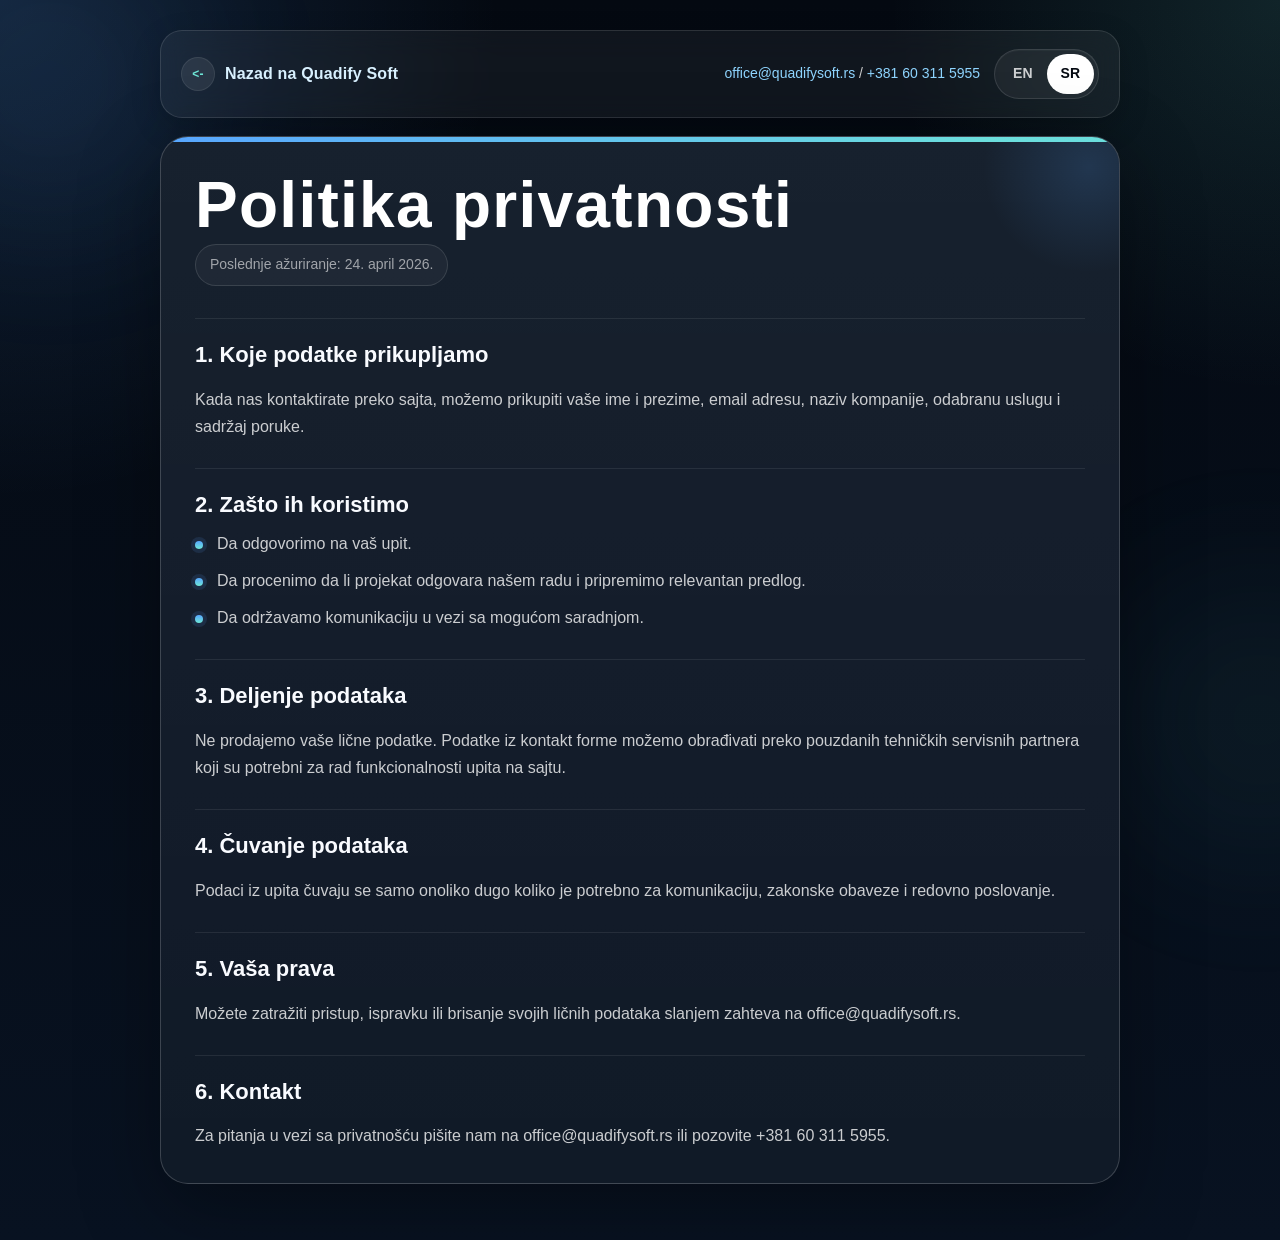
<file: privacy/index.html>
<!DOCTYPE html>
<html lang="sr">
<head>
<meta charset="UTF-8">
<meta name="viewport" content="width=device-width, initial-scale=1.0">
<title>Quadify Soft Privatnost</title>
<meta id="legalDescription" name="description" content="Politika privatnosti za upite i komunikaciju preko Quadify Soft sajta.">
<meta name="robots" content="index, follow">
<meta name="referrer" content="strict-origin-when-cross-origin">
<meta name="theme-color" content="#020509">
<link rel="canonical" href="https://quadifysoft.rs/privacy/">
<meta id="legalOgTitle" property="og:title" content="Quadify Soft Privatnost">
<meta id="legalOgDescription" property="og:description" content="Politika privatnosti za obradu upita i komunikaciju na Quadify Soft sajtu.">
<meta property="og:url" content="https://quadifysoft.rs/privacy/">
<meta property="og:type" content="article">
<meta property="og:image" content="https://quadifysoft.rs/assets/img/logo-mark.png">
<meta name="twitter:card" content="summary_large_image">
<meta id="legalTwitterTitle" name="twitter:title" content="Quadify Soft Privatnost">
<meta id="legalTwitterDescription" name="twitter:description" content="Politika privatnosti za obradu upita i komunikaciju na Quadify Soft sajtu.">
<meta name="twitter:image" content="https://quadifysoft.rs/assets/img/logo-mark.png">
<link rel="icon" href="/favicon.ico" sizes="any">
<link rel="icon" type="image/png" sizes="48x48" href="/favicon-48x48.png">
<link rel="icon" type="image/png" sizes="256x256" href="/favicon.png">
<link rel="apple-touch-icon" sizes="180x180" href="/apple-touch-icon.png">
<link rel="stylesheet" href="/assets/css/legal.css">
<script src="/assets/js/head.js"></script>
<script src="/assets/js/legal.js" defer></script>
</head>
<body data-page="privacy">
  <div class="wrap">
    <div class="head">
      <a class="back" href="/" data-legal="back">Nazad na Quadify Soft</a>
      <div class="head-actions">
        <div><a href="mailto:office@quadifysoft.rs">office@quadifysoft.rs</a> / <a href="tel:+381603115955">+381 60 311 5955</a></div>
        <div class="lang-switch" aria-label="Language switcher">
          <button id="legalLangEn" type="button" aria-pressed="false">EN</button>
          <button id="legalLangSr" type="button" aria-pressed="false">SR</button>
        </div>
      </div>
    </div>
    <div class="card">
      <h1 data-legal="h1">Politika privatnosti</h1>
      <p data-legal="updated">Poslednje ažuriranje: 24. april 2026.</p>

      <h2 data-legal="s1_h">1. Koje podatke prikupljamo</h2>
      <p data-legal="s1_p">Kada nas kontaktirate preko sajta, možemo prikupiti vaše ime i prezime, email adresu, naziv kompanije, odabranu uslugu i sadržaj poruke.</p>

      <h2 data-legal="s2_h">2. Zašto ih koristimo</h2>
      <ul>
        <li data-legal="s2_l1">Da odgovorimo na vaš upit.</li>
        <li data-legal="s2_l2">Da procenimo da li projekat odgovara našem radu i pripremimo relevantan predlog.</li>
        <li data-legal="s2_l3">Da održavamo komunikaciju u vezi sa mogućom saradnjom.</li>
      </ul>

      <h2 data-legal="s3_h">3. Deljenje podataka</h2>
      <p data-legal="s3_p">Ne prodajemo vaše lične podatke. Podatke iz kontakt forme možemo obrađivati preko pouzdanih tehničkih servisnih partnera koji su potrebni za rad funkcionalnosti upita na sajtu.</p>

      <h2 data-legal="s4_h">4. Čuvanje podataka</h2>
      <p data-legal="s4_p">Podaci iz upita čuvaju se samo onoliko dugo koliko je potrebno za komunikaciju, zakonske obaveze i redovno poslovanje.</p>

      <h2 data-legal="s5_h">5. Vaša prava</h2>
      <p><span data-legal="s5_p">Možete zatražiti pristup, ispravku ili brisanje svojih ličnih podataka slanjem zahteva na office@quadifysoft.rs.</span></p>

      <h2 data-legal="s6_h">6. Kontakt</h2>
      <p><span data-legal="s6_p">Za pitanja u vezi sa privatnošću pišite nam na office@quadifysoft.rs ili pozovite +381 60 311 5955.</span></p>
    </div>
  </div>
</body>
</html>
</file>
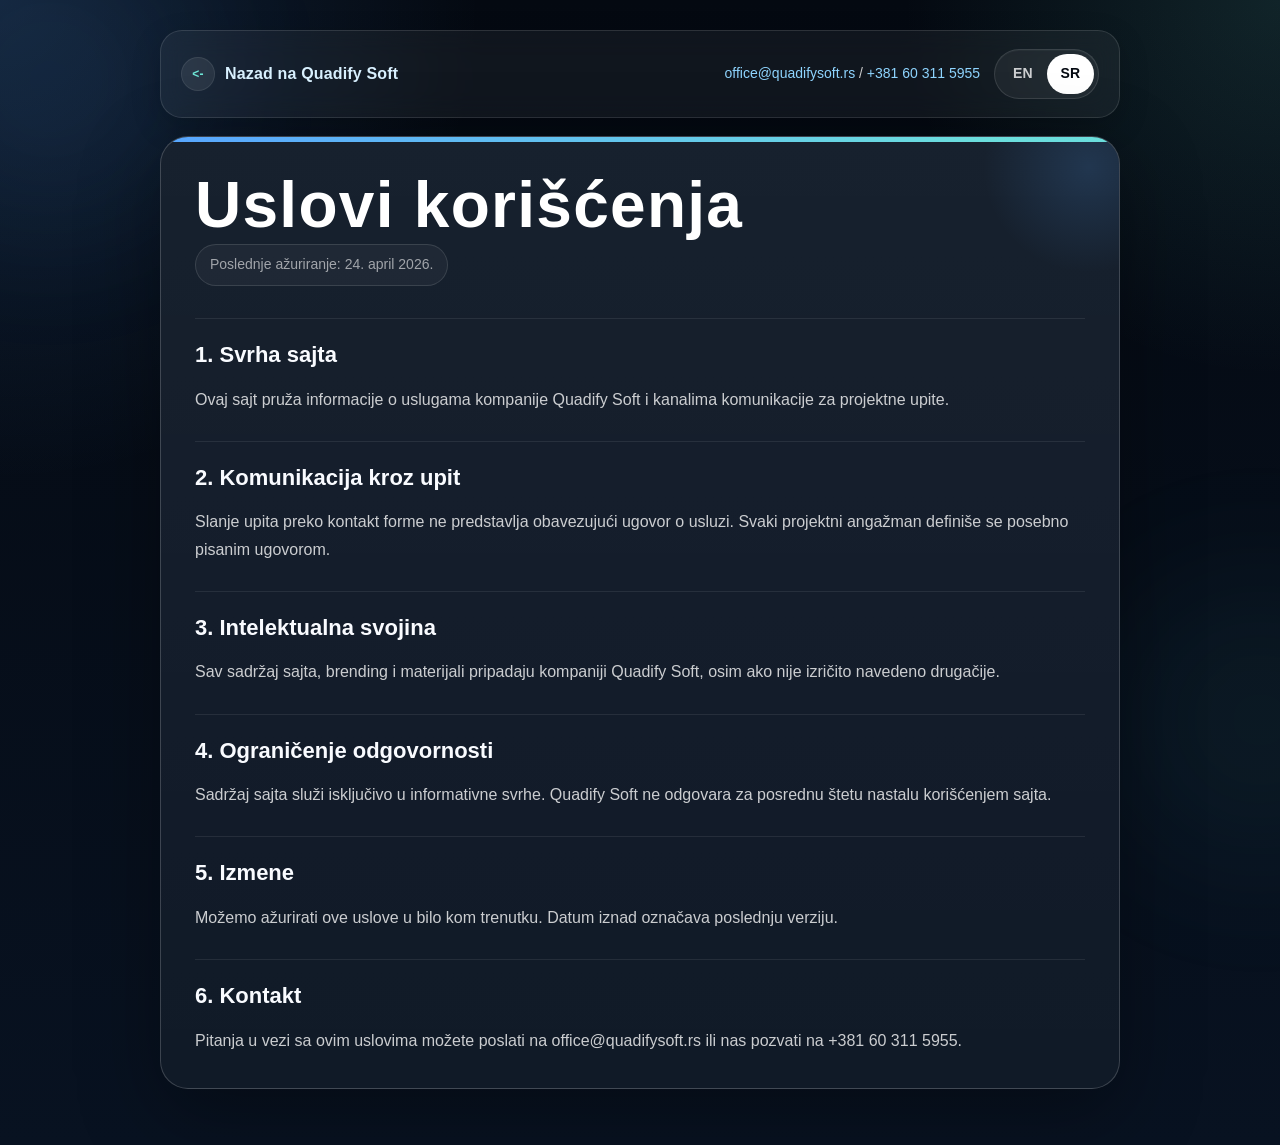
<file: terms/index.html>
<!DOCTYPE html>
<html lang="sr">
<head>
<meta charset="UTF-8">
<meta name="viewport" content="width=device-width, initial-scale=1.0">
<title>Quadify Soft Uslovi korišćenja</title>
<meta id="legalDescription" name="description" content="Uslovi korišćenja za Quadify Soft sajt i komunikaciju u vezi sa projektima.">
<meta name="robots" content="index, follow">
<meta name="referrer" content="strict-origin-when-cross-origin">
<meta name="theme-color" content="#020509">
<link rel="canonical" href="https://quadifysoft.rs/terms/">
<meta id="legalOgTitle" property="og:title" content="Quadify Soft Uslovi korišćenja">
<meta id="legalOgDescription" property="og:description" content="Uslovi korišćenja za sajt i komunikaciju u vezi sa projektima na Quadify Soft sajtu.">
<meta property="og:url" content="https://quadifysoft.rs/terms/">
<meta property="og:type" content="article">
<meta property="og:image" content="https://quadifysoft.rs/assets/img/logo-mark.png">
<meta name="twitter:card" content="summary_large_image">
<meta id="legalTwitterTitle" name="twitter:title" content="Quadify Soft Uslovi korišćenja">
<meta id="legalTwitterDescription" name="twitter:description" content="Uslovi korišćenja za sajt i komunikaciju u vezi sa projektima na Quadify Soft sajtu.">
<meta name="twitter:image" content="https://quadifysoft.rs/assets/img/logo-mark.png">
<link rel="icon" href="/favicon.ico" sizes="any">
<link rel="icon" type="image/png" sizes="48x48" href="/favicon-48x48.png">
<link rel="icon" type="image/png" sizes="256x256" href="/favicon.png">
<link rel="apple-touch-icon" sizes="180x180" href="/apple-touch-icon.png">
<link rel="stylesheet" href="/assets/css/legal.css">
<script src="/assets/js/head.js"></script>
<script src="/assets/js/legal.js" defer></script>
</head>
<body data-page="terms">
  <div class="wrap">
    <div class="head">
      <a class="back" href="/" data-legal="back">Nazad na Quadify Soft</a>
      <div class="head-actions">
        <div><a href="mailto:office@quadifysoft.rs">office@quadifysoft.rs</a> / <a href="tel:+381603115955">+381 60 311 5955</a></div>
        <div class="lang-switch" aria-label="Language switcher">
          <button id="legalLangEn" type="button" aria-pressed="false">EN</button>
          <button id="legalLangSr" type="button" aria-pressed="false">SR</button>
        </div>
      </div>
    </div>
    <div class="card">
      <h1 data-legal="h1">Uslovi korišćenja</h1>
      <p data-legal="updated">Poslednje ažuriranje: 24. april 2026.</p>

      <h2 data-legal="s1_h">1. Svrha sajta</h2>
      <p data-legal="s1_p">Ovaj sajt pruža informacije o uslugama kompanije Quadify Soft i kanalima komunikacije za projektne upite.</p>

      <h2 data-legal="s2_h">2. Komunikacija kroz upit</h2>
      <p data-legal="s2_p">Slanje upita preko kontakt forme ne predstavlja obavezujući ugovor o usluzi. Svaki projektni angažman definiše se posebno pisanim ugovorom.</p>

      <h2 data-legal="s3_h">3. Intelektualna svojina</h2>
      <p data-legal="s3_p">Sav sadržaj sajta, brending i materijali pripadaju kompaniji Quadify Soft, osim ako nije izričito navedeno drugačije.</p>

      <h2 data-legal="s4_h">4. Ograničenje odgovornosti</h2>
      <p data-legal="s4_p">Sadržaj sajta služi isključivo u informativne svrhe. Quadify Soft ne odgovara za posrednu štetu nastalu korišćenjem sajta.</p>

      <h2 data-legal="s5_h">5. Izmene</h2>
      <p data-legal="s5_p">Možemo ažurirati ove uslove u bilo kom trenutku. Datum iznad označava poslednju verziju.</p>

      <h2 data-legal="s6_h">6. Kontakt</h2>
      <p data-legal="s6_p">Pitanja u vezi sa ovim uslovima možete poslati na office@quadifysoft.rs ili nas pozvati na +381 60 311 5955.</p>
    </div>
  </div>
</body>
</html>
</file>
<file: assets/css/site.css>
﻿/* ═══════════════════════════════════════════
   TOKENS
═══════════════════════════════════════════ */
:root {
  --ink:    #020509;
  --ink2:   #050d14;
  --ink3:   #071120;
  --paper:  #f2f4f8;
  --white:  #ffffff;
  --c0:     rgba(255,255,255,0.03);
  --c1:     rgba(255,255,255,0.06);
  --c2:     rgba(255,255,255,0.1);
  --c3:     rgba(255,255,255,0.18);
  --c4:     rgba(255,255,255,0.55);
  --c5:     rgba(255,255,255,0.78);
  --ice:    #d4e8ff;
  --blue:   #3b7af7;
  --blue2:  #1e55d0;
  --teal:   #00d4c8;
  --amber:  #f59e0b;
  --glow-b: rgba(59,122,247,0.22);
  --glow-t: rgba(0,212,200,0.14);
  --mono: 'JetBrains Mono', monospace;
  --body: 'Instrument Sans', sans-serif;
  --display: 'Bebas Neue', sans-serif;
  --r: 18px;
  --r2: 26px;
}

/* ═══════════════════════════════════════════
   RESET & BASE
═══════════════════════════════════════════ */
*, *::before, *::after { box-sizing: border-box; margin: 0; padding: 0; }
html {
  scroll-behavior: smooth;
  width: 100%;
  overflow-x: hidden;
  overflow-x: clip;
}
section[id],
main[id],
header[id] {
  scroll-margin-top: 140px;
}
body {
  font-family: var(--body);
  background: var(--ink);
  color: var(--white);
  line-height: 1.6;
  width: 100%;
  overflow-x: hidden;
  overflow-x: clip;
  cursor: auto;
}
a { text-decoration: none; color: inherit; cursor: pointer; }
button { font-family: var(--body); cursor: pointer; }
img { display: block; max-width: 100%; }
button:disabled {
  cursor: not-allowed;
  opacity: 0.7;
}

/* Keyboard focus visibility for accessibility */
a:focus-visible,
button:focus-visible,
input:focus-visible,
select:focus-visible,
textarea:focus-visible {
  outline: 2px solid var(--teal);
  outline-offset: 2px;
  box-shadow: 0 0 0 3px rgba(0, 212, 200, 0.16);
}

.skip-link {
  position: fixed;
  top: 10px;
  left: 12px;
  transform: translateY(-140%);
  padding: 8px 12px;
  border-radius: 8px;
  border: 1px solid rgba(0,212,200,0.45);
  background: rgba(2,5,9,0.96);
  color: var(--white);
  z-index: 5000;
  font-family: var(--mono);
  font-size: 11px;
  letter-spacing: 0.7px;
  transition: transform 0.2s ease;
}
.skip-link:focus-visible {
  transform: translateY(0);
}

/* ═══════════════════════════════════════════
   SCROLLBAR
═══════════════════════════════════════════ */
::-webkit-scrollbar { width: 4px; }
::-webkit-scrollbar-track { background: var(--ink); }
::-webkit-scrollbar-thumb { background: var(--blue2); border-radius: 2px; }

/* Premium progress indicator */
#scroll-progress {
  position: fixed;
  top: 0;
  left: 0;
  height: 2px;
  width: 0%;
  z-index: 4000;
  background: linear-gradient(90deg, var(--blue), var(--teal));
  box-shadow: 0 0 10px rgba(59,122,247,0.5);
  transition: width 0.08s linear;
}

/* ═══════════════════════════════════════════
   CANVAS
═══════════════════════════════════════════ */
#cv {
  position: fixed;
  inset: 0;
  z-index: 0;
  pointer-events: none;
}

/* ═══════════════════════════════════════════
   NOISE
═══════════════════════════════════════════ */
#noise {
  position: fixed;
  inset: 0;
  z-index: 1;
  pointer-events: none;
  opacity: 0.032;
  background-image: url("data:image/svg+xml,%3Csvg viewBox='0 0 512 512' xmlns='http://www.w3.org/2000/svg'%3E%3Cfilter id='n'%3E%3CfeTurbulence type='fractalNoise' baseFrequency='0.75' numOctaves='4' stitchTiles='stitch'/%3E%3C/filter%3E%3Crect width='100%25' height='100%25' filter='url(%23n)'/%3E%3C/svg%3E");
  background-size: 256px;
}

/* ═══════════════════════════════════════════
   PRELOADER
═══════════════════════════════════════════ */
#preloader {
  position: fixed;
  inset: 0;
  background: var(--ink);
  z-index: 99997;
  display: flex;
  align-items: center;
  justify-content: center;
  flex-direction: column;
  gap: 28px;
  transition: opacity 0.6s ease, visibility 0.6s;
}
#preloader.done { opacity: 0; visibility: hidden; }

.pre-logo {
  font-family: var(--display);
  font-size: 42px;
  letter-spacing: 4px;
  color: var(--white);
  opacity: 0;
  animation: preLogoIn 0.6s ease 0.2s forwards;
}
@keyframes preLogoIn {
  from { opacity: 0; transform: translateY(12px); }
  to { opacity: 1; transform: translateY(0); }
}
.pre-bar-wrap {
  width: 240px;
  height: 1px;
  background: var(--c1);
  position: relative;
  overflow: hidden;
}
.pre-bar {
  position: absolute;
  inset: 0;
  background: linear-gradient(90deg, var(--blue), var(--teal));
  transform: scaleX(0);
  transform-origin: left;
  animation: preBar 1.4s cubic-bezier(.4,0,.2,1) 0.3s forwards;
}
@keyframes preBar {
  to { transform: scaleX(1); }
}
.pre-counter {
  font-family: var(--mono);
  font-size: 11px;
  color: var(--c4);
  letter-spacing: 2px;
}

/* ═══════════════════════════════════════════
   TOPBAR
═══════════════════════════════════════════ */
.topbar {
  position: fixed;
  top: 0;
  left: 0;
  right: 0;
  z-index: 1200;
  height: 38px;
  border-bottom: 1px solid var(--c1);
  background: rgba(2,5,9,0.9);
  backdrop-filter: blur(10px);
}
.topbar .wrap {
  height: 100%;
  display: flex;
  align-items: center;
  justify-content: space-between;
  gap: 16px;
}
.topbar-left {
  display: flex;
  align-items: center;
  gap: 20px;
}
.topbar-right {
  display: flex;
  align-items: center;
  gap: 12px;
}
.topbar-pill {
  display: flex;
  align-items: center;
  gap: 7px;
  font-family: var(--mono);
  font-size: 10px;
  color: var(--c4);
  letter-spacing: 1px;
  text-transform: uppercase;
}
.topbar-pill-dot {
  width: 5px; height: 5px;
  border-radius: 50%;
  background: #22c55e;
  box-shadow: 0 0 8px #22c55e;
  flex-shrink: 0;
  animation: blink 2.5s ease infinite;
}
@keyframes blink { 0%,100%{opacity:1} 50%{opacity:0.25} }
.topbar-sep { width: 1px; height: 14px; background: var(--c2); }
.topbar-mail {
  font-family: var(--mono);
  font-size: 10px;
  color: var(--blue);
  letter-spacing: 0.5px;
  transition: color 0.2s;
}
.topbar-mail:hover { color: var(--teal); }
.topbar-phone {
  font-family: var(--mono);
  font-size: 10px;
  color: var(--c5);
  letter-spacing: 0.5px;
  transition: color 0.2s;
}
.topbar-phone:hover { color: var(--teal); }

/* ═══════════════════════════════════════════
   NAV
═══════════════════════════════════════════ */
.nav-shell {
  position: fixed;
  top: 38px;
  left: 0;
  right: 0;
  z-index: 1190;
  padding: 10px 0;
}
.nav {
  display: flex;
  align-items: center;
  justify-content: space-between;
  gap: 24px;
  padding: 12px 20px;
  border-radius: var(--r2);
  backdrop-filter: blur(28px);
  -webkit-backdrop-filter: blur(28px);
  background: rgba(5,13,20,0.75);
  border: 1px solid var(--c1);
  box-shadow: 0 4px 40px rgba(0,0,0,0.5), inset 0 1px 0 var(--c1);
}

.logo-link {
  display: flex;
  align-items: center;
  gap: 16px;
  flex-shrink: 0;
}
.logo-icon {
  width: 76px; height: 76px;
  border-radius: 16px;
  display: flex; align-items: center; justify-content: center;
  background: linear-gradient(180deg, rgba(16,31,55,0.96), rgba(9,19,34,0.98));
  border: 1px solid rgba(59,122,247,0.34);
  box-shadow: 0 0 30px rgba(59,122,247,0.14), inset 0 1px 0 rgba(255,255,255,0.08);
  transition: box-shadow 0.35s, border-color 0.35s, transform 0.35s;
  position: relative;
  overflow: hidden;
}
.logo-icon::after {
  content: '';
  position: absolute;
  top: -50%; left: -50%;
  width: 200%; height: 200%;
  background: linear-gradient(135deg, transparent 40%, rgba(255,255,255,0.06) 50%, transparent 60%);
  transform: rotate(0deg) translateX(-100%);
  transition: transform 0.6s;
}
.logo-link:hover .logo-icon::after { transform: rotate(0deg) translateX(100%); }
.logo-link:hover .logo-icon {
  border-color: rgba(74,133,255,0.46);
  box-shadow: 0 0 54px rgba(59,122,247,0.22), inset 0 1px 0 rgba(255,255,255,0.1);
  transform: translateY(-1px);
}
.logo-img {
  width: 62px;
  height: 62px;
  object-fit: contain;
  object-position: center;
  transform: none;
  filter: saturate(1.08) brightness(1.02) contrast(1.06) drop-shadow(0 0 10px rgba(54,122,255,0.22));
}
.logo-name {
  font-family: var(--display);
  font-size: 25px;
  letter-spacing: 1.8px;
  color: var(--white);
  line-height: 1;
  text-transform: uppercase;
}
.logo-sub {
  font-family: var(--mono);
  font-size: 9px;
  color: rgba(255,255,255,0.46);
  letter-spacing: 2.9px;
  text-transform: uppercase;
  margin-top: 7px;
}

.nav-links {
  display: flex;
  align-items: center;
  gap: 6px;
}
.nav-links a {
  font-size: 14px;
  font-weight: 500;
  color: var(--c4);
  padding: 8px 12px;
  border-radius: 10px;
  transition: color 0.2s, background 0.2s;
  letter-spacing: 0.2px;
}
.nav-links a:hover { color: var(--white); background: var(--c1); }
.nav-links a.active {
  color: var(--white);
  background: rgba(59,122,247,0.22);
  box-shadow: inset 0 0 0 1px rgba(59,122,247,0.28);
}
.desktop-nav-link { display: inline-flex; }

.nav-right {
  display: flex;
  align-items: center;
  gap: 8px;
}
.nav-mobile-toggle {
  display: none;
  align-items: center;
  justify-content: center;
  gap: 6px;
  border: 1px solid var(--c2);
  background: transparent;
  color: var(--c5);
  border-radius: 9px;
  padding: 7px 10px;
  font-family: var(--mono);
  font-size: 10px;
  letter-spacing: 1px;
  text-transform: uppercase;
}
.nav-mobile-toggle:hover {
  border-color: rgba(59,122,247,0.4);
  color: var(--white);
}
.nav-mobile-icon {
  font-size: 13px;
  line-height: 1;
  width: 12px;
  text-align: center;
}
.lang-sw {
  display: flex;
  gap: 4px;
}
.lang-sw button {
  background: transparent;
  border: 1px solid var(--c2);
  color: var(--c4);
  padding: 5px 11px;
  border-radius: 8px;
  cursor: pointer;
  font-family: var(--mono);
  font-size: 10px;
  font-weight: 500;
  letter-spacing: 1px;
  transition: 0.2s;
}
.lang-sw button:hover,
.lang-sw button.active {
  background: rgba(59,122,247,0.15);
  border-color: rgba(59,122,247,0.45);
  color: var(--blue);
}

/* ═══════════════════════════════════════════
   CONTAINER / WRAP
═══════════════════════════════════════════ */
.wrap {
  width: min(1240px, calc(100% - 48px));
  margin: 0 auto;
  position: relative;
  z-index: 2;
}
main {
  width: 100%;
  overflow-x: clip;
}

/* ═══════════════════════════════════════════
   HERO
═══════════════════════════════════════════ */
.hero {
  position: relative;
  min-height: 100vh;
  display: flex;
  flex-direction: column;
  overflow: hidden;
  padding-top: 128px;
}

/* Ambient blobs */
.blob {
  position: absolute;
  border-radius: 50%;
  filter: blur(100px);
  pointer-events: none;
  z-index: 1;
}
.blob-1 {
  width: 700px; height: 700px;
  background: radial-gradient(circle, rgba(59,122,247,0.2), transparent 70%);
  top: -200px; right: -200px;
  animation: blobFloat 12s ease-in-out infinite;
}
.blob-2 {
  width: 500px; height: 500px;
  background: radial-gradient(circle, rgba(0,212,200,0.14), transparent 70%);
  bottom: -100px; left: -100px;
  animation: blobFloat 16s ease-in-out infinite reverse;
}
.blob-3 {
  width: 300px; height: 300px;
  background: radial-gradient(circle, rgba(245,158,11,0.08), transparent 70%);
  top: 40%; left: 30%;
  animation: blobFloat 20s ease-in-out infinite 4s;
}
@keyframes blobFloat {
  0%,100% { transform: translate(0,0) scale(1); }
  33%      { transform: translate(30px,-20px) scale(1.05); }
  66%      { transform: translate(-20px,30px) scale(0.96); }
}

/* Grid */
.hero-grid-lines {
  position: absolute;
  inset: 0;
  z-index: 1;
  background-image:
    linear-gradient(rgba(59,122,247,0.045) 1px, transparent 1px),
    linear-gradient(90deg, rgba(59,122,247,0.045) 1px, transparent 1px);
  background-size: 60px 60px;
  mask-image: radial-gradient(ellipse 80% 60% at 50% 30%, black, transparent);
}

/* Hero content */
.hero-body {
  position: relative;
  z-index: 3;
  padding: 64px 0 120px;
  flex: 1;
  display: flex;
  align-items: center;
}
.hero-layout {
  display: grid;
  grid-template-columns: 1.25fr 0.75fr;
  gap: 80px;
  align-items: center;
  width: 100%;
}

/* Left */
.hero-left {}
.hero-title {
  margin: 0;
}

.hero-eyebrow {
  display: inline-flex;
  align-items: center;
  gap: 10px;
  margin-bottom: 28px;
  padding: 7px 14px 7px 10px;
  border-radius: 999px;
  border: 1px solid rgba(0,212,200,0.25);
  background: rgba(0,212,200,0.06);
  font-family: var(--mono);
  font-size: 10px;
  color: var(--teal);
  letter-spacing: 2px;
  text-transform: uppercase;
  opacity: 0;
  animation: fadeUp 0.8s ease 1.8s forwards;
}
.eyebrow-dot {
  width: 5px; height: 5px;
  border-radius: 50%;
  background: var(--teal);
  box-shadow: 0 0 10px var(--teal);
  animation: blink 2s ease infinite;
}

.hero-h1 {
  display: block;
  font-family: var(--display);
  font-size: clamp(72px, 9vw, 130px);
  line-height: 0.92;
  letter-spacing: 2px;
  margin-bottom: 10px;
  color: var(--white);
  opacity: 0;
  animation: fadeUp 0.9s ease 1.9s forwards;
}
.hero-h1-teal {
  display: block;
  font-family: var(--display);
  font-size: clamp(72px, 9vw, 130px);
  line-height: 0.92;
  letter-spacing: 2px;
  margin-bottom: 10px;
  background: linear-gradient(90deg, var(--teal), var(--blue));
  -webkit-background-clip: text;
  -webkit-text-fill-color: transparent;
  background-clip: text;
  opacity: 0;
  animation: fadeUp 0.9s ease 2.0s forwards;
}
.hero-h1-outline {
  display: block;
  font-family: var(--display);
  font-size: clamp(72px, 9vw, 130px);
  line-height: 0.92;
  letter-spacing: 2px;
  margin-bottom: 32px;
  -webkit-text-stroke: 1px rgba(255,255,255,0.28);
  color: transparent;
  opacity: 0;
  animation: fadeUp 0.9s ease 2.1s forwards;
}

.hero-sub {
  font-size: 18px;
  line-height: 1.85;
  color: var(--c4);
  max-width: 560px;
  margin-bottom: 44px;
  font-weight: 400;
  opacity: 0;
  animation: fadeUp 0.9s ease 2.2s forwards;
}

.hero-actions {
  display: flex;
  gap: 14px;
  flex-wrap: wrap;
  margin-bottom: 60px;
  opacity: 0;
  animation: fadeUp 0.9s ease 2.3s forwards;
}

.btn-primary {
  display: inline-flex;
  align-items: center;
  gap: 10px;
  padding: 15px 28px;
  border-radius: 14px;
  background: linear-gradient(135deg, var(--blue), var(--blue2));
  color: var(--white);
  font-size: 15px;
  font-weight: 600;
  letter-spacing: 0.3px;
  border: none;
  transition: all 0.28s;
  box-shadow: 0 8px 32px rgba(59,122,247,0.35), inset 0 1px 0 rgba(255,255,255,0.12);
  position: relative;
  overflow: hidden;
  cursor: pointer;
}
.btn-primary::before {
  content: '';
  position: absolute;
  inset: 0;
  background: linear-gradient(90deg, transparent, rgba(255,255,255,0.13), transparent);
  transform: translateX(-100%);
  transition: transform 0.55s;
}
.btn-primary:hover::before { transform: translateX(100%); }
.btn-primary:hover {
  transform: translateY(-3px);
  box-shadow: 0 16px 48px rgba(59,122,247,0.45), inset 0 1px 0 rgba(255,255,255,0.14);
}
.btn-arr {
  position: relative;
  width: 22px;
  height: 22px;
  border-radius: 999px;
  background: rgba(255,255,255,0.13);
  border: 1px solid rgba(255,255,255,0.14);
  font-size: 0;
  transition: transform 0.25s, background 0.25s, border-color 0.25s;
}
.btn-arr::before {
  content: '';
  position: absolute;
  width: 7px;
  height: 7px;
  top: 7px;
  left: 7px;
  border-top: 2px solid currentColor;
  border-right: 2px solid currentColor;
  transform: rotate(45deg);
}
.btn-arr::after {
  content: '';
  position: absolute;
  width: 8px;
  height: 2px;
  top: 10px;
  left: 6px;
  background: currentColor;
}
.btn-primary:hover .btn-arr { transform: translateX(4px); }
.btn-primary:hover .btn-arr {
  background: rgba(255,255,255,0.2);
  border-color: rgba(255,255,255,0.24);
}

.btn-ghost {
  display: inline-flex;
  align-items: center;
  gap: 10px;
  padding: 15px 28px;
  border-radius: 14px;
  background: transparent;
  color: var(--c5);
  font-size: 15px;
  font-weight: 500;
  border: 1px solid var(--c2);
  transition: all 0.28s;
  cursor: pointer;
  backdrop-filter: blur(6px);
}
.btn-ghost:hover {
  transform: translateY(-3px);
  border-color: rgba(59,122,247,0.5);
  background: rgba(59,122,247,0.07);
  color: var(--white);
}

/* Hero stats */
.hero-stats {
  display: flex;
  gap: 0;
  opacity: 0;
  animation: fadeUp 0.9s ease 2.4s forwards;
}
.hstat {
  padding: 0 32px 0 0;
  border-right: 1px solid var(--c1);
}
.hstat:first-child { padding-left: 0; }
.hstat:last-child { border-right: none; padding-right: 0; padding-left: 32px; }
.hstat-val {
  font-family: var(--display);
  font-size: 36px;
  letter-spacing: 2px;
  color: var(--white);
  line-height: 1;
  margin-bottom: 4px;
}
.hstat-lbl {
  font-family: var(--mono);
  font-size: 10px;
  color: var(--c4);
  letter-spacing: 1.5px;
  text-transform: uppercase;
}

/* Hero right - terminal card */
.hero-right {
  opacity: 0;
  animation: fadeUp 1s ease 2.3s forwards;
}
.terminal-card {
  background: linear-gradient(160deg, rgba(255,255,255,0.06) 0%, rgba(255,255,255,0.02) 100%);
  border: 1px solid var(--c2);
  border-radius: var(--r2);
  overflow: hidden;
  box-shadow: 0 30px 80px rgba(0,0,0,0.5), 0 0 0 1px rgba(255,255,255,0.03) inset;
  backdrop-filter: blur(20px);
}
.tc-topbar {
  padding: 14px 18px;
  border-bottom: 1px solid var(--c1);
  display: flex;
  align-items: center;
  justify-content: space-between;
  background: rgba(255,255,255,0.025);
}
.tc-dots { display: flex; gap: 7px; }
.tc-dot {
  width: 11px; height: 11px;
  border-radius: 50%;
}
.tc-dot-r { background: #ff5f57; }
.tc-dot-y { background: #ffbd2e; }
.tc-dot-g { background: #27c93f; }
.tc-title {
  font-family: var(--mono);
  font-size: 10px;
  color: var(--c4);
  letter-spacing: 1px;
}
.tc-body { padding: 24px; }
.tc-line {
  font-family: var(--mono);
  font-size: 12px;
  line-height: 1.9;
  color: var(--c4);
  display: flex;
  gap: 10px;
}
.tc-prompt { color: var(--teal); flex-shrink: 0; }
.tc-cmd { color: var(--white); }
.tc-out { color: var(--c4); padding-left: 20px; }
.tc-comment { color: rgba(59,122,247,0.7); padding-left: 20px; }
.tc-success { color: #27c93f; padding-left: 20px; }
.tc-cursor {
  display: inline-block;
  width: 7px; height: 14px;
  background: var(--teal);
  vertical-align: middle;
  animation: blink 1s step-end infinite;
  margin-left: 2px;
}

.tc-modules {
  margin-top: 20px;
  display: grid;
  grid-template-columns: 1fr 1fr;
  gap: 10px;
}
.tc-mod {
  padding: 14px 16px;
  border-radius: 14px;
  border: 1px solid var(--c1);
  background: rgba(255,255,255,0.03);
  transition: all 0.25s;
}
.tc-mod:hover {
  border-color: rgba(59,122,247,0.35);
  background: rgba(59,122,247,0.07);
  transform: translateY(-2px);
}
.tc-mod-num {
  font-family: var(--display);
  font-size: 28px;
  letter-spacing: 1px;
  color: var(--blue);
  line-height: 1;
  margin-bottom: 4px;
}
.tc-mod:nth-child(4) .tc-mod-num { color: var(--teal); }
.tc-mod-label {
  font-family: var(--mono);
  font-size: 9.5px;
  color: var(--c4);
  letter-spacing: 0.8px;
  line-height: 1.5;
  text-transform: uppercase;
}

@keyframes fadeUp {
  from { opacity: 0; transform: translateY(22px); }
  to   { opacity: 1; transform: translateY(0); }
}

/* ═══════════════════════════════════════════
   TICKER
═══════════════════════════════════════════ */
.ticker {
  position: relative;
  z-index: 2;
  overflow: hidden;
  border-top: 1px solid var(--c1);
  border-bottom: 1px solid var(--c1);
  background: rgba(5,13,20,0.9);
  height: 46px;
  display: flex;
  align-items: center;
}
.ticker-track {
  display: flex;
  width: max-content;
  animation: ticker 90s linear infinite;
  height: 100%;
  align-items: center;
}
.ticker-track:hover { animation-play-state: paused; }
@keyframes ticker {
  from { transform: translateX(0); }
  to   { transform: translateX(-50%); }
}
.ticker-item {
  display: flex;
  align-items: center;
  gap: 14px;
  padding: 0 40px;
  font-family: var(--mono);
  font-size: 11px;
  color: var(--c4);
  letter-spacing: 2px;
  text-transform: uppercase;
  white-space: nowrap;
}
.ticker-sep {
  width: 4px; height: 4px;
  border-radius: 50%;
  background: var(--blue);
  opacity: 0.5;
  flex-shrink: 0;
}

/* ═══════════════════════════════════════════
   SECTIONS
═══════════════════════════════════════════ */
section {
  position: relative;
  z-index: 2;
  transform: translateY(10px) scale(0.995);
  opacity: 0.96;
  transition: transform 0.6s cubic-bezier(.23,1,.32,1), opacity 0.6s ease;
}
section.section-in {
  transform: translateY(0) scale(1);
  opacity: 1;
}
.s-light { padding: 140px 0; }
.s-dark {
  padding: 140px 0;
  background: var(--ink2);
  border-top: 1px solid var(--c1);
  border-bottom: 1px solid var(--c1);
}
/* tighten vertical rhythm between sections */
.s-light, .s-dark { padding: 96px 0; }
#engagement.s-light { padding-top: 82px; padding-bottom: 62px; }
#about.s-dark { padding-top: 62px; padding-bottom: 86px; }
#social-proof.s-dark { padding-top: 86px; padding-bottom: 58px; }
#book-call.s-light { padding-top: 58px; padding-bottom: 86px; }

/* Ghost text behind sections */
.ghost-text {
  position: absolute;
  font-family: var(--display);
  font-size: clamp(100px, 14vw, 200px);
  color: transparent;
  -webkit-text-stroke: 1px rgba(255,255,255,0.035);
  letter-spacing: 8px;
  white-space: nowrap;
  pointer-events: none;
  z-index: 0;
  user-select: none;
}
.ghost-top { top: -20px; left: -20px; }
.ghost-bottom { bottom: -20px; right: -20px; }
.ghost-center {
  top: 50%; left: 50%;
  transform: translate(-50%, -50%);
}

/* Section label */
.s-label {
  display: inline-flex;
  align-items: center;
  gap: 10px;
  font-family: var(--mono);
  font-size: 10px;
  color: var(--blue);
  letter-spacing: 3px;
  text-transform: uppercase;
  margin-bottom: 16px;
}
.s-label::before {
  content: '';
  width: 20px; height: 1px;
  background: var(--blue);
  display: block;
}

.s-h2 {
  font-family: var(--display);
  font-size: clamp(44px, 5.5vw, 72px);
  line-height: 0.95;
  letter-spacing: 2px;
  margin-bottom: 18px;
  color: var(--white);
}
.s-h2 span {
  background: linear-gradient(90deg, var(--teal), var(--blue));
  -webkit-background-clip: text;
  -webkit-text-fill-color: transparent;
  background-clip: text;
}

.s-desc {
  font-size: 17px;
  color: var(--c4);
  line-height: 1.85;
  font-weight: 400;
  max-width: 520px;
}

.two-col-head {
  display: grid;
  grid-template-columns: 1fr 1fr;
  gap: 60px;
  align-items: end;
  margin-bottom: 40px;
}
.center-head {
  text-align: center;
  max-width: 760px;
  margin: 0 auto 36px;
}
.center-head .s-desc { margin: 0 auto; }
.center-head .s-label { justify-content: center; }
.center-head .s-label::before { display: none; }

/* ═══════════════════════════════════════════
   SERVICES
═══════════════════════════════════════════ */
.services-grid { display: grid; grid-template-columns: repeat(3, 1fr); gap: 20px; }

.svc-card {
  background: linear-gradient(160deg, rgba(255,255,255,0.05) 0%, rgba(255,255,255,0.018) 100%);
  border: 1px solid var(--c1);
  border-radius: var(--r2);
  padding: 36px;
  position: relative;
  overflow: hidden;
  transition: all 0.35s cubic-bezier(.23,1,.32,1);
}
.svc-card::after {
  content: '';
  position: absolute;
  bottom: 0; left: 0; right: 0;
  height: 2px;
  background: linear-gradient(90deg, var(--blue), var(--teal));
  transform: scaleX(0);
  transform-origin: left;
  transition: transform 0.4s cubic-bezier(.23,1,.32,1);
}
.svc-card:hover {
  border-color: rgba(59,122,247,0.3);
  transform: translateY(-6px);
  box-shadow: 0 24px 60px rgba(0,0,0,0.4), 0 0 40px rgba(59,122,247,0.07);
}
.svc-card:hover::after { transform: scaleX(1); }

.svc-icon-wrap {
  width: 52px; height: 52px;
  border-radius: 16px;
  display: flex; align-items: center; justify-content: center;
  margin-bottom: 24px;
  position: relative;
  isolation: isolate;
  box-shadow: inset 0 1px 0 rgba(255,255,255,0.08), 0 14px 28px rgba(0,0,0,0.22);
  transition: transform 0.35s;
}
.svc-icon-wrap::before,
.svc-icon-wrap::after {
  content: '';
  position: absolute;
  display: block;
}
.svc-card:hover .svc-icon-wrap { transform: scale(1.1) rotate(-6deg); }
.svc-icon-bg-blue { background: radial-gradient(circle at 32% 24%, rgba(90,150,255,0.34), rgba(59,122,247,0.12) 48%, rgba(6,14,28,0.5)); border: 1px solid rgba(59,122,247,0.3); }
.svc-icon-bg-teal { background: radial-gradient(circle at 34% 26%, rgba(0,212,200,0.28), rgba(0,212,200,0.1) 48%, rgba(4,22,24,0.5)); border: 1px solid rgba(0,212,200,0.28); }
.svc-icon-bg-amber { background: radial-gradient(circle at 34% 26%, rgba(245,158,11,0.3), rgba(245,158,11,0.1) 48%, rgba(27,18,4,0.5)); border: 1px solid rgba(245,158,11,0.28); }
.icon-software::before {
  width: 24px;
  height: 24px;
  border-radius: 7px;
  background:
    linear-gradient(rgba(255,255,255,0.74), rgba(255,255,255,0.74)) 50% 33% / 14px 2px no-repeat,
    linear-gradient(rgba(255,255,255,0.42), rgba(255,255,255,0.42)) 50% 50% / 14px 2px no-repeat,
    linear-gradient(rgba(255,255,255,0.26), rgba(255,255,255,0.26)) 50% 67% / 14px 2px no-repeat,
    rgba(59,122,247,0.18);
  border: 1px solid rgba(255,255,255,0.28);
}
.icon-software::after {
  width: 8px;
  height: 8px;
  right: 13px;
  bottom: 13px;
  border-radius: 3px;
  background: var(--teal);
  box-shadow: 0 0 16px rgba(0,212,200,0.55);
}
.icon-ai::before {
  width: 24px;
  height: 24px;
  border-radius: 50%;
  border: 1px solid rgba(255,255,255,0.34);
  background: radial-gradient(circle, rgba(255,255,255,0.8) 0 2px, transparent 3px);
  box-shadow:
    -10px -4px 0 -2px rgba(255,255,255,0.72),
    10px -4px 0 -2px rgba(255,255,255,0.72),
    -8px 10px 0 -2px rgba(255,255,255,0.52),
    8px 10px 0 -2px rgba(255,255,255,0.52);
}
.icon-ai::after {
  width: 30px;
  height: 30px;
  border: 1px solid rgba(0,212,200,0.32);
  border-radius: 50%;
  transform: rotate(18deg);
}
.icon-cloud::before {
  width: 30px;
  height: 16px;
  left: 11px;
  top: 22px;
  border-radius: 999px;
  background: rgba(255,255,255,0.72);
  box-shadow: 7px -8px 0 -2px rgba(255,255,255,0.72), -7px -5px 0 -3px rgba(255,255,255,0.72);
}
.icon-cloud::after {
  width: 18px;
  height: 2px;
  left: 17px;
  bottom: 13px;
  background: var(--amber);
  box-shadow: 0 0 14px rgba(245,158,11,0.7);
}

.svc-num {
  position: absolute;
  top: 28px; right: 28px;
  font-family: var(--mono);
  font-size: 10px;
  color: var(--c4);
  letter-spacing: 1px;
}
.svc-title {
  font-family: var(--display);
  font-size: 28px;
  letter-spacing: 1px;
  margin-bottom: 12px;
  color: var(--white);
  line-height: 1.1;
}
.svc-desc {
  font-size: 15px;
  color: var(--c4);
  line-height: 1.8;
}
.svc-tags {
  display: flex;
  flex-wrap: wrap;
  gap: 7px;
  margin-top: 22px;
}
.svc-tag {
  font-family: var(--mono);
  font-size: 9.5px;
  color: var(--c4);
  border: 1px solid var(--c2);
  padding: 4px 10px;
  border-radius: 999px;
  letter-spacing: 0.8px;
  text-transform: uppercase;
  transition: all 0.2s;
}
.svc-card:hover .svc-tag {
  border-color: rgba(59,122,247,0.3);
  color: var(--blue);
}

/* ═══════════════════════════════════════════
   PROJECTS
═══════════════════════════════════════════ */
.projects-grid {
  display: grid;
  grid-template-columns: repeat(12, 1fr);
  gap: 20px;
}
.proj-card {
  background: linear-gradient(160deg, rgba(255,255,255,0.05) 0%, rgba(255,255,255,0.018) 100%);
  border: 1px solid var(--c1);
  border-radius: var(--r2);
  padding: 36px;
  position: relative;
  overflow: hidden;
  transition: all 0.35s cubic-bezier(.23,1,.32,1);
  display: flex;
  flex-direction: column;
  min-height: 300px;
}
.proj-card:hover {
  border-color: rgba(59,122,247,0.28);
  transform: translateY(-5px);
  box-shadow: 0 24px 60px rgba(0,0,0,0.4), 0 0 40px rgba(0,212,200,0.05);
}
.proj-card-1 { grid-column: span 7; }
.proj-card-2 { grid-column: span 5; }
.proj-card-3 { grid-column: span 5; }
.proj-card-4 { grid-column: span 7; }

/* featured accent */
.proj-card-1::before, .proj-card-4::before {
  content: '';
  position: absolute;
  top: 0; right: 0;
  width: 250px; height: 250px;
  background: radial-gradient(circle, rgba(59,122,247,0.12), transparent 70%);
  pointer-events: none;
}

.proj-type {
  display: inline-flex;
  align-items: center;
  gap: 8px;
  margin-bottom: 18px;
  padding: 5px 12px;
  border-radius: 999px;
  border: 1px solid rgba(59,122,247,0.22);
  background: rgba(59,122,247,0.08);
  font-family: var(--mono);
  font-size: 9.5px;
  color: rgba(100,160,255,0.9);
  letter-spacing: 1.5px;
  text-transform: uppercase;
  width: fit-content;
}
.proj-h3 {
  font-family: var(--display);
  font-size: clamp(22px, 2.5vw, 30px);
  letter-spacing: 1px;
  line-height: 1.1;
  margin-bottom: 14px;
  color: var(--white);
}
.proj-desc {
  font-size: 15px;
  color: var(--c4);
  line-height: 1.8;
  flex: 1;
}
.proj-footer {
  display: flex;
  align-items: center;
  justify-content: flex-start;
  margin-top: 24px;
  padding-top: 20px;
  border-top: 1px solid var(--c1);
}
.proj-tag {
  font-family: var(--mono);
  font-size: 9.5px;
  color: var(--teal);
  letter-spacing: 1.5px;
  text-transform: uppercase;
}
/* ═══════════════════════════════════════════
   WHY US
═══════════════════════════════════════════ */
.why-grid { display: grid; grid-template-columns: repeat(2, 1fr); gap: 20px; }

.why-card {
  padding: 38px;
  border-radius: var(--r2);
  border: 1px solid var(--c1);
  background: linear-gradient(160deg, rgba(255,255,255,0.045) 0%, rgba(255,255,255,0.015) 100%);
  transition: all 0.35s cubic-bezier(.23,1,.32,1);
  position: relative;
  overflow: hidden;
}
.why-card::before {
  content: attr(data-num);
  position: absolute;
  top: -10px; right: 20px;
  font-family: var(--display);
  font-size: 100px;
  color: transparent;
  -webkit-text-stroke: 1px rgba(255,255,255,0.04);
  letter-spacing: 4px;
  line-height: 1;
  pointer-events: none;
}
.why-card:hover {
  border-color: rgba(59,122,247,0.28);
  transform: translateY(-5px);
  box-shadow: 0 20px 54px rgba(0,0,0,0.35), 0 0 30px rgba(59,122,247,0.06);
}
.why-icon {
  width: 44px; height: 44px;
  border-radius: 13px;
  display: flex; align-items: center; justify-content: center;
  position: relative;
  background: radial-gradient(circle at 35% 25%, rgba(99,156,255,0.28), rgba(59,122,247,0.1) 54%, rgba(6,14,28,0.55));
  border: 1px solid rgba(59,122,247,0.26);
  box-shadow: inset 0 1px 0 rgba(255,255,255,0.08), 0 12px 26px rgba(0,0,0,0.22);
  margin-bottom: 20px;
  transition: transform 0.3s;
}
.why-icon::before,
.why-icon::after {
  content: '';
  position: absolute;
  display: block;
}
.why-business::before {
  width: 22px;
  height: 16px;
  border-radius: 5px;
  border: 1px solid rgba(255,255,255,0.44);
  background: linear-gradient(90deg, rgba(255,255,255,0.16) 0 48%, transparent 48% 52%, rgba(255,255,255,0.16) 52%);
}
.why-business::after {
  width: 10px;
  height: 4px;
  top: 12px;
  border-radius: 4px 4px 0 0;
  border: 1px solid rgba(255,255,255,0.44);
  border-bottom: 0;
}
.why-structure::before {
  width: 24px;
  height: 24px;
  background:
    radial-gradient(circle, rgba(255,255,255,0.82) 0 2px, transparent 3px) 0 0 / 12px 12px,
    linear-gradient(90deg, transparent 46%, rgba(0,212,200,0.52) 47% 53%, transparent 54%),
    linear-gradient(0deg, transparent 46%, rgba(0,212,200,0.52) 47% 53%, transparent 54%);
}
.why-execution::before {
  width: 24px;
  height: 18px;
  border-radius: 5px;
  border: 1px solid rgba(255,255,255,0.44);
}
.why-execution::after {
  width: 11px;
  height: 7px;
  border-left: 2px solid var(--teal);
  border-bottom: 2px solid var(--teal);
  transform: rotate(-45deg);
  top: 17px;
}
.why-efficiency::before {
  width: 24px;
  height: 24px;
  border-radius: 50%;
  border: 1px solid rgba(255,255,255,0.44);
  border-top-color: var(--teal);
  transform: rotate(35deg);
}
.why-efficiency::after {
  width: 2px;
  height: 11px;
  background: var(--teal);
  transform-origin: bottom;
  transform: rotate(45deg);
  top: 12px;
  box-shadow: 0 0 14px rgba(0,212,200,0.7);
}
.why-card:hover .why-icon { transform: scale(1.1) rotate(-5deg); }
.why-h3 {
  font-family: var(--display);
  font-size: 26px;
  letter-spacing: 1px;
  margin-bottom: 10px;
  color: var(--white);
}
.why-p { font-size: 15px; color: var(--c4); line-height: 1.8; }

/* ═══════════════════════════════════════════
   PROCESS - horizontal timeline
═══════════════════════════════════════════ */
.process-timeline {
  position: relative;
  display: grid;
  grid-template-columns: repeat(4, 1fr);
  gap: 0;
}
.process-timeline::before {
  content: '';
  position: absolute;
  top: 34px; left: 12%; right: 12%;
  height: 1px;
  background: linear-gradient(90deg, transparent, var(--blue), var(--teal), transparent);
  z-index: 0;
}
.proc-step {
  padding: 0 20px;
  position: relative;
  z-index: 1;
  transition: all 0.3s;
}
.proc-step:hover { transform: translateY(-4px); }
.proc-num-wrap {
  width: 68px; height: 68px;
  border-radius: 50%;
  border: 1px solid var(--c2);
  background: var(--ink);
  display: flex; align-items: center; justify-content: center;
  margin-bottom: 24px;
  position: relative;
  transition: all 0.35s;
}
.proc-step:hover .proc-num-wrap {
  border-color: var(--blue);
  background: rgba(59,122,247,0.1);
  box-shadow: 0 0 30px rgba(59,122,247,0.2);
}
.proc-num {
  font-family: var(--display);
  font-size: 26px;
  letter-spacing: 1px;
  color: var(--blue);
}
.proc-h3 {
  font-family: var(--display);
  font-size: 22px;
  letter-spacing: 1px;
  margin-bottom: 10px;
  color: var(--white);
}
.proc-p { font-size: 14px; color: var(--c4); line-height: 1.75; }

.results-grid {
  display: grid;
  grid-template-columns: repeat(4, 1fr);
  gap: 14px;
}
.result-card {
  border-radius: var(--r);
  border: 1px solid var(--c1);
  background: linear-gradient(160deg, rgba(255,255,255,0.05) 0%, rgba(255,255,255,0.016) 100%);
  padding: 24px 20px;
}
.result-num {
  font-family: var(--display);
  font-size: 46px;
  letter-spacing: 2px;
  line-height: 1;
  margin-bottom: 7px;
}
.result-label {
  font-family: var(--mono);
  font-size: 10px;
  letter-spacing: 1.4px;
  color: var(--c4);
  text-transform: uppercase;
  line-height: 1.5;
}
.cases-grid {
  display: grid;
  grid-template-columns: repeat(3, 1fr);
  gap: 16px;
}
.case-card {
  border-radius: var(--r2);
  border: 1px solid var(--c1);
  background: linear-gradient(160deg, rgba(255,255,255,0.05) 0%, rgba(255,255,255,0.015) 100%);
  padding: 24px;
}
.case-type {
  font-family: var(--mono);
  font-size: 10px;
  letter-spacing: 1.6px;
  text-transform: uppercase;
  color: var(--blue);
  margin-bottom: 8px;
}
.case-title {
  font-family: var(--display);
  font-size: 24px;
  letter-spacing: 1px;
  margin-bottom: 6px;
}
.case-result {
  font-size: 14px;
  color: var(--c5);
  line-height: 1.8;
}
.case-metrics {
  margin-top: 14px;
  padding-top: 12px;
  border-top: 1px solid var(--c1);
  display: grid;
  grid-template-columns: 1fr 1fr;
  gap: 8px;
}
.case-metric {
  border: 1px solid var(--c1);
  border-radius: 10px;
  background: rgba(255,255,255,0.02);
  padding: 8px 10px;
}
.case-metric-k {
  font-family: var(--mono);
  font-size: 9px;
  letter-spacing: 1.1px;
  color: var(--c4);
  text-transform: uppercase;
}
.case-metric-v {
  font-family: var(--display);
  font-size: 22px;
  line-height: 1;
  letter-spacing: 1px;
  color: var(--teal);
  margin-top: 3px;
}

.engage-grid {
  display: grid;
  grid-template-columns: repeat(3, 1fr);
  gap: 18px;
}
.engage-card {
  border: 1px solid var(--c1);
  border-radius: var(--r2);
  background: linear-gradient(160deg, rgba(255,255,255,0.045) 0%, rgba(255,255,255,0.012) 100%);
  padding: 28px;
}
.engage-kicker {
  font-family: var(--mono);
  font-size: 10px;
  letter-spacing: 1.6px;
  text-transform: uppercase;
  color: var(--blue);
  margin-bottom: 10px;
}
.engage-h3 {
  font-family: var(--display);
  font-size: 24px;
  letter-spacing: 1px;
  margin-bottom: 8px;
}
.engage-p {
  color: var(--c4);
  font-size: 14px;
  line-height: 1.8;
}

.final-cta-card {
  border: 1px solid var(--c2);
  border-radius: 28px;
  background: linear-gradient(150deg, rgba(59,122,247,0.18) 0%, rgba(0,212,200,0.1) 40%, rgba(255,255,255,0.02) 100%);
  padding: 42px;
  display: flex;
  align-items: center;
  justify-content: space-between;
  gap: 24px;
  flex-wrap: wrap;
}
.final-cta-title {
  font-family: var(--display);
  font-size: 48px;
  letter-spacing: 1px;
  line-height: 1;
  margin-bottom: 8px;
}
.final-cta-text {
  color: var(--c5);
  font-size: 15px;
  max-width: 620px;
}
.final-cta-actions {
  display: flex;
  gap: 10px;
  flex-wrap: wrap;
}
.proof-strip {
  border: 1px solid var(--c1);
  border-radius: 24px;
  background: linear-gradient(160deg, rgba(255,255,255,0.04) 0%, rgba(255,255,255,0.012) 100%);
  padding: 22px;
}
.proof-logos {
  display: grid;
  grid-template-columns: repeat(4, 1fr);
  gap: 12px;
  margin-top: 16px;
}
.proof-logo {
  border: 1px dashed var(--c2);
  border-radius: 12px;
  padding: 12px;
  text-align: center;
  font-family: var(--mono);
  font-size: 10px;
  letter-spacing: 1px;
  color: var(--c4);
  text-transform: uppercase;
}
.testi-grid {
  margin-top: 12px;
  display: grid;
  grid-template-columns: repeat(3, 1fr);
  gap: 14px;
}
.testi-card {
  border: 1px solid var(--c1);
  border-radius: var(--r);
  padding: 22px;
  background: linear-gradient(150deg, rgba(59,122,247,0.1) 0%, rgba(255,255,255,0.02) 100%);
}
.testi-quote {
  font-size: 14px;
  color: var(--c5);
  line-height: 1.8;
  margin-bottom: 10px;
}
.testi-meta {
  font-family: var(--mono);
  font-size: 10px;
  letter-spacing: 1.2px;
  color: var(--c4);
  text-transform: uppercase;
}
.book-call-wrap {
  display: grid;
  grid-template-columns: 1.15fr 0.85fr;
  gap: 18px;
  align-items: stretch;
}
.book-call-card, .book-call-side {
  border: 1px solid var(--c2);
  border-radius: 24px;
  background: linear-gradient(155deg, rgba(59,122,247,0.14) 0%, rgba(0,212,200,0.08) 38%, rgba(255,255,255,0.02) 100%);
  padding: 28px;
}
.book-call-list {
  margin-top: 12px;
  display: grid;
  gap: 8px;
}
.book-call-item {
  font-size: 14px;
  color: var(--c5);
}
.book-call-actions {
  margin-top: 16px;
  display: flex;
  gap: 10px;
  flex-wrap: wrap;
}
.book-call-side h3 {
  font-family: var(--display);
  font-size: 26px;
  letter-spacing: 1px;
  margin-bottom: 8px;
}
.book-call-side p {
  color: var(--c4);
  font-size: 14px;
  line-height: 1.8;
}
.floating-actions {
  position: fixed;
  right: 18px;
  bottom: 20px;
  z-index: 1900;
  display: flex;
  flex-direction: column;
  gap: 8px;
}
.floating-action {
  display: inline-flex;
  align-items: center;
  justify-content: center;
  min-width: 168px;
  padding: 10px 14px;
  border-radius: 11px;
  font-family: var(--mono);
  font-size: 10px;
  letter-spacing: 1px;
  text-transform: uppercase;
  border: 1px solid var(--c2);
  background: rgba(5,13,20,0.9);
  backdrop-filter: blur(12px);
  color: var(--white);
  transition: transform 0.2s ease, border-color 0.2s ease, background 0.2s ease;
}
.floating-action:hover {
  transform: translateY(-2px);
  border-color: rgba(59,122,247,0.45);
  background: rgba(59,122,247,0.16);
}
.floating-action.primary {
  background: linear-gradient(90deg, var(--blue), var(--teal));
  border-color: transparent;
}

/* ═══════════════════════════════════════════
   TECH STACK STRIP
═══════════════════════════════════════════ */
.tech-strip {
  position: relative;
  z-index: 2;
  background: var(--ink3);
  border-top: 1px solid var(--c1);
  border-bottom: 1px solid var(--c1);
  padding: 40px 0;
}
.tech-label {
  text-align: center;
  font-family: var(--mono);
  font-size: 10px;
  color: var(--c4);
  letter-spacing: 3px;
  text-transform: uppercase;
  margin-bottom: 28px;
}
.tech-row {
  display: flex;
  align-items: center;
  justify-content: center;
  flex-wrap: wrap;
  gap: 12px;
}
.tech-chip {
  display: flex;
  align-items: center;
  gap: 8px;
  padding: 10px 18px;
  border-radius: 12px;
  border: 1px solid var(--c1);
  background: var(--c0);
  font-family: var(--mono);
  font-size: 11px;
  color: var(--c4);
  letter-spacing: 0.8px;
  transition: all 0.25s;
}
.tech-chip:hover {
  border-color: rgba(59,122,247,0.35);
  color: var(--white);
  background: rgba(59,122,247,0.07);
  transform: translateY(-2px);
}
.tech-chip-dot {
  width: 6px; height: 6px;
  border-radius: 50%;
  background: var(--blue);
  opacity: 0.7;
}

/* ═══════════════════════════════════════════
   ABOUT
═══════════════════════════════════════════ */
.about-grid {
  display: grid;
  grid-template-columns: 1.1fr 0.9fr;
  gap: 80px;
  align-items: start;
}
.about-text {}
.about-text .s-h2 { margin-bottom: 24px; }
.about-p { font-size: 17px; color: var(--c4); line-height: 1.9; margin-bottom: 18px; }

.about-nums {
  display: grid;
  grid-template-columns: repeat(3, 1fr);
  gap: 20px;
  margin-top: 40px;
  padding-top: 40px;
  border-top: 1px solid var(--c1);
}
.anum {
  text-align: center;
}
.anum-val {
  font-family: var(--display);
  font-size: 42px;
  letter-spacing: 2px;
  color: var(--white);
  line-height: 1;
  margin-bottom: 6px;
}
.anum-lbl {
  font-family: var(--mono);
  font-size: 9.5px;
  color: var(--c4);
  letter-spacing: 1.5px;
  text-transform: uppercase;
  line-height: 1.5;
}

.about-panel {
  display: flex;
  flex-direction: column;
  gap: 14px;
  position: sticky;
  top: 100px;
}
.apoint {
  padding: 26px 28px;
  border-radius: var(--r);
  border: 1px solid var(--c1);
  background: linear-gradient(160deg, rgba(255,255,255,0.04) 0%, rgba(255,255,255,0.015) 100%);
  transition: all 0.3s;
  position: relative;
  overflow: hidden;
}
.apoint::before {
  content: '';
  position: absolute;
  left: 0; top: 0; bottom: 0;
  width: 3px;
  background: linear-gradient(180deg, var(--blue), var(--teal));
  opacity: 0;
  transition: opacity 0.3s;
}
.apoint:hover {
  border-color: rgba(59,122,247,0.3);
  transform: translateX(6px);
}
.apoint:hover::before { opacity: 1; }
.apoint-h {
  font-family: var(--display);
  font-size: 20px;
  letter-spacing: 1px;
  margin-bottom: 6px;
  color: var(--white);
}
.apoint-p { font-size: 13.5px; color: var(--c4); line-height: 1.7; }

/* ═══════════════════════════════════════════
   CONTACT
═══════════════════════════════════════════ */
.contact-outer {
  max-width: 960px;
  margin: 0 auto;
}
.contact-card {
  background: linear-gradient(160deg, rgba(255,255,255,0.065) 0%, rgba(255,255,255,0.022) 100%);
  border: 1px solid var(--c2);
  border-radius: 32px;
  overflow: hidden;
  box-shadow: 0 40px 100px rgba(0,0,0,0.5);
  position: relative;
}
.contact-card::before {
  content: '';
  position: absolute;
  top: -100px; right: -100px;
  width: 400px; height: 400px;
  background: radial-gradient(circle, rgba(59,122,247,0.13), transparent 70%);
  pointer-events: none;
}
.contact-card::after {
  content: '';
  position: absolute;
  bottom: -80px; left: -80px;
  width: 300px; height: 300px;
  background: radial-gradient(circle, rgba(0,212,200,0.1), transparent 70%);
  pointer-events: none;
}
.contact-header {
  padding: 56px 56px 0;
  text-align: center;
  position: relative;
  z-index: 1;
}
.contact-header .s-h2 { margin-bottom: 14px; }
.contact-header .s-desc { margin: 0 auto; text-align: center; max-width: 520px; }
.contact-body {
  padding: 44px 56px 56px;
  position: relative;
  z-index: 1;
}

.cf-grid {
  display: grid;
  grid-template-columns: 1fr 1fr;
  gap: 16px;
}
.cf-group {
  display: flex;
  flex-direction: column;
  gap: 8px;
  min-width: 0;
}
.cf-group-full { grid-column: span 2; }
.cf-label {
  font-family: var(--mono);
  font-size: 9.5px;
  letter-spacing: 2px;
  text-transform: uppercase;
  color: var(--c4);
}
.cf-input, .cf-textarea, .cf-select {
  background: rgba(255,255,255,0.04);
  border: 1px solid var(--c2);
  border-radius: 13px;
  padding: 14px 18px;
  color: var(--white);
  font-family: var(--body);
  font-size: 15px;
  font-weight: 400;
  transition: all 0.25s;
  outline: none;
  width: 100%;
  -webkit-appearance: none;
  appearance: none;
}
.cf-input:-webkit-autofill,
.cf-input:-webkit-autofill:hover,
.cf-input:-webkit-autofill:focus,
.cf-textarea:-webkit-autofill,
.cf-select:-webkit-autofill {
  -webkit-text-fill-color: var(--white);
  box-shadow: 0 0 0 1000px rgba(7,17,32,0.95) inset;
  transition: background-color 9999s ease-in-out 0s;
}
.cf-input::placeholder, .cf-textarea::placeholder { color: var(--c4); }
.cf-input:focus, .cf-textarea:focus, .cf-select:focus {
  border-color: rgba(59,122,247,0.55);
  background: rgba(59,122,247,0.07);
  box-shadow: 0 0 0 3px rgba(59,122,247,0.1);
}
.cf-textarea { min-height: 140px; resize: vertical; }
.cf-select option { background: var(--ink2); color: var(--white); }
.cf-honeypot {
  position: absolute;
  left: -9999px;
  width: 1px;
  height: 1px;
  opacity: 0;
  pointer-events: none;
}

.cf-bottom {
  grid-column: span 2;
  display: flex;
  align-items: center;
  justify-content: space-between;
  gap: 16px;
  flex-wrap: wrap;
  margin-top: 8px;
  min-width: 0;
}
.cf-note {
  font-size: 13px;
  color: var(--c4);
  min-width: 0;
  overflow-wrap: anywhere;
  word-break: break-word;
}
.cf-note a { color: var(--blue); transition: color 0.2s; }
.cf-note a:hover { color: var(--teal); }
.response-badge {
  display: inline-flex;
  align-items: center;
  gap: 8px;
  margin-top: 8px;
  max-width: 100%;
  padding: 7px 11px;
  border-radius: 999px;
  border: 1px solid rgba(39,201,63,0.36);
  background: rgba(39,201,63,0.09);
  font-family: var(--mono);
  font-size: 10px;
  letter-spacing: 1.1px;
  color: #9ef4b4;
  text-transform: uppercase;
  white-space: normal;
}
.response-badge::before {
  content: '';
  width: 7px;
  height: 7px;
  border-radius: 50%;
  background: #27c93f;
  box-shadow: 0 0 10px rgba(39,201,63,0.6);
}
.cf-success {
  display: none;
  grid-column: span 2;
  width: 100%;
  min-width: 0;
  max-width: 100%;
  padding: 18px;
  border-radius: 13px;
  border: 1px solid rgba(39,201,63,0.2);
  background: rgba(39,201,63,0.06);
  font-family: var(--mono);
  font-size: 12px;
  color: #27c93f;
  letter-spacing: 1px;
  text-align: center;
  overflow-wrap: anywhere;
  word-break: break-word;
}
.cf-success.is-visible { display: block; }
.cf-success.error {
  border-color: rgba(239,68,68,0.22);
  background: rgba(239,68,68,0.08);
  color: #fca5a5;
}

/* ═══════════════════════════════════════════
   FOOTER
═══════════════════════════════════════════ */
.footer {
  position: relative;
  z-index: 2;
  background: var(--ink);
  border-top: 1px solid var(--c1);
}
.footer-top {
  padding: 64px 0 48px;
  display: grid;
  grid-template-columns: 1.5fr 1fr 1fr 1fr 1fr;
  gap: 42px;
  border-bottom: 1px solid var(--c1);
}
.footer-brand .logo-name { margin-bottom: 8px; }
.footer-brand .logo-sub { margin-bottom: 16px; }
.footer-tagline {
  font-size: 14px;
  color: var(--c4);
  line-height: 1.75;
  max-width: 260px;
}
.footer-mail-link {
  display: inline-flex;
  align-items: center;
  gap: 8px;
  margin-top: 20px;
  font-family: var(--mono);
  font-size: 11px;
  color: var(--blue);
  letter-spacing: 0.5px;
  transition: color 0.2s;
}
.footer-mail-link:hover { color: var(--teal); }
.footer-phone-link {
  display: inline-flex;
  align-items: center;
  gap: 8px;
  margin-top: 10px;
  font-family: var(--mono);
  font-size: 11px;
  color: var(--c4);
  letter-spacing: 0.5px;
  transition: color 0.2s;
}
.footer-phone-link:hover { color: var(--white); }
.footer-contact-icon {
  position: relative;
  width: 24px;
  height: 24px;
  flex: 0 0 24px;
  border-radius: 8px;
  border: 1px solid rgba(59,122,247,0.25);
  background: radial-gradient(circle at 35% 25%, rgba(59,122,247,0.22), rgba(255,255,255,0.04) 58%, rgba(255,255,255,0.02));
  box-shadow: inset 0 1px 0 rgba(255,255,255,0.08), 0 10px 22px rgba(0,0,0,0.18);
}
.footer-contact-icon::before,
.footer-contact-icon::after {
  content: '';
  position: absolute;
  display: block;
}
.footer-icon-mail::before {
  width: 13px;
  height: 9px;
  left: 5px;
  top: 7px;
  border: 1px solid currentColor;
  border-radius: 3px;
}
.footer-icon-mail::after {
  width: 8px;
  height: 8px;
  left: 8px;
  top: 6px;
  border-left: 1px solid currentColor;
  border-bottom: 1px solid currentColor;
  transform: rotate(-45deg);
}
.footer-icon-phone::before {
  width: 11px;
  height: 15px;
  left: 7px;
  top: 5px;
  border: 1px solid currentColor;
  border-radius: 7px;
  transform: rotate(-22deg);
}
.footer-icon-phone::after {
  width: 3px;
  height: 3px;
  right: 6px;
  bottom: 6px;
  border-radius: 50%;
  background: currentColor;
}

.footer-col-title {
  display: inline-flex;
  align-items: center;
  gap: 8px;
  font-family: var(--mono);
  font-size: 9.5px;
  color: var(--c4);
  letter-spacing: 2.5px;
  text-transform: uppercase;
  margin-bottom: 20px;
}
.footer-col-title::before {
  content: '';
  width: 12px;
  height: 12px;
  border-radius: 4px;
  border: 1px solid rgba(255,255,255,0.2);
  background: rgba(255,255,255,0.05);
  box-shadow: inset 0 1px 0 rgba(255,255,255,0.18);
}
.footer-col-nav .footer-col-title::before {
  border-color: rgba(59,122,247,0.55);
  background: linear-gradient(145deg, rgba(59,122,247,0.35), rgba(59,122,247,0.12));
}
.footer-col-services .footer-col-title::before {
  border-color: rgba(0,212,200,0.5);
  background: linear-gradient(145deg, rgba(0,212,200,0.34), rgba(0,212,200,0.12));
}
.footer-col-explore .footer-col-title::before {
  border-color: rgba(245,158,11,0.48);
  background: linear-gradient(145deg, rgba(245,158,11,0.34), rgba(245,158,11,0.12));
}
.footer-col-contact .footer-col-title::before {
  border-color: rgba(147,197,253,0.5);
  background: linear-gradient(145deg, rgba(147,197,253,0.32), rgba(147,197,253,0.12));
}
.footer-links { display: flex; flex-direction: column; gap: 12px; }
.footer-links a {
  position: relative;
  display: inline-block;
  font-size: 14px;
  color: rgba(255,255,255,0.68);
  transition: color 0.2s;
  background-image: linear-gradient(currentColor, currentColor);
  background-repeat: no-repeat;
  background-size: 0% 1px;
  background-position: 0 100%;
  padding-bottom: 1px;
  transition: color 0.2s, background-size 0.24s ease;
}
.footer-links a:hover {
  color: var(--white);
  background-size: 100% 1px;
}

.footer-bottom {
  padding: 24px 0;
  display: flex;
  align-items: center;
  justify-content: space-between;
  gap: 16px;
}
.footer-copy {
  font-family: var(--mono);
  font-size: 10.5px;
  color: var(--c4);
  letter-spacing: 0.8px;
}
.footer-legal {
  display: flex;
  gap: 24px;
}
.footer-legal a {
  display: inline-block;
  font-family: var(--mono);
  font-size: 10px;
  color: var(--c4);
  letter-spacing: 0.8px;
  background-image: linear-gradient(currentColor, currentColor);
  background-repeat: no-repeat;
  background-size: 0% 1px;
  background-position: 0 100%;
  padding-bottom: 1px;
  transition: color 0.2s, background-size 0.24s ease;
}
.footer-legal a:hover {
  color: var(--white);
  background-size: 100% 1px;
}

/* ═══════════════════════════════════════════
   SCROLL REVEAL
═══════════════════════════════════════════ */
.reveal {
  opacity: 0;
  transform: translateY(32px);
  transition: opacity 0.75s cubic-bezier(.23,1,.32,1), transform 0.75s cubic-bezier(.23,1,.32,1);
}
.reveal.in {
  opacity: 1;
  transform: translateY(0);
}
.reveal-left {
  opacity: 0;
  transform: translateX(-28px);
  transition: opacity 0.75s cubic-bezier(.23,1,.32,1), transform 0.75s cubic-bezier(.23,1,.32,1);
}
.reveal-left.in { opacity: 1; transform: translateX(0); }
.d1 { transition-delay: 0.1s; }
.d2 { transition-delay: 0.2s; }
.d3 { transition-delay: 0.3s; }
.d4 { transition-delay: 0.4s; }
.d5 { transition-delay: 0.5s; }

/* Subtle premium intro */
body.page-ready .svc-card,
body.page-ready .proj-card,
body.page-ready .why-card,
body.page-ready .case-card {
  animation: cardIntro 0.7s cubic-bezier(.23,1,.32,1) both;
}
body.page-ready .svc-card:nth-child(1),
body.page-ready .proj-card:nth-child(1),
body.page-ready .case-card:nth-child(1),
body.page-ready .why-card:nth-child(1) { animation-delay: 0.08s; }
body.page-ready .svc-card:nth-child(2),
body.page-ready .proj-card:nth-child(2),
body.page-ready .case-card:nth-child(2),
body.page-ready .why-card:nth-child(2) { animation-delay: 0.14s; }
body.page-ready .svc-card:nth-child(3),
body.page-ready .proj-card:nth-child(3),
body.page-ready .case-card:nth-child(3),
body.page-ready .why-card:nth-child(3) { animation-delay: 0.2s; }
body.page-ready .proj-card:nth-child(4),
body.page-ready .why-card:nth-child(4) { animation-delay: 0.26s; }

@keyframes cardIntro {
  from { opacity: 0; transform: translateY(22px) scale(0.985); }
  to { opacity: 1; transform: translateY(0) scale(1); }
}

/* Non-clickable blocks should not feel like buttons */
.svc-card,
.proj-card,
.case-card,
.why-card,
.proc-step,
.apoint,
.tech-chip,
.tc-mod {
  cursor: default;
}
.svc-card:hover,
.proj-card:hover,
.case-card:hover,
.why-card:hover,
.proc-step:hover,
.apoint:hover,
.tech-chip:hover,
.tc-mod:hover {
  transform: none;
}

/* ═══════════════════════════════════════════
   RESPONSIVE
═══════════════════════════════════════════ */
@media (max-width: 1100px) {
  section[id],
  main[id],
  header[id] { scroll-margin-top: 110px; }
  .hero-layout, .about-grid { grid-template-columns: 1fr; gap: 48px; }
  .footer-top { grid-template-columns: 1fr 1fr; gap: 40px; }
  .two-col-head { grid-template-columns: 1fr; gap: 16px; }
  .cases-grid { grid-template-columns: 1fr; }
  .results-grid { grid-template-columns: repeat(2, 1fr); }
  .engage-grid { grid-template-columns: 1fr; }
  .proof-logos { grid-template-columns: repeat(2, 1fr); }
  .testi-grid { grid-template-columns: 1fr; }
  .book-call-wrap { grid-template-columns: 1fr; }
  .proj-card-1, .proj-card-2, .proj-card-3, .proj-card-4 { grid-column: span 12; }
  .process-timeline { grid-template-columns: repeat(2, 1fr); gap: 32px; }
  .process-timeline::before { display: none; }
  .hero-h1, .hero-h1-teal, .hero-h1-outline { font-size: 68px; }
  .services-grid { grid-template-columns: 1fr; }
  .about-panel {
    position: static;
    top: auto;
  }
}
@media (max-width: 768px) {
  section[id],
  main[id],
  header[id] { scroll-margin-top: 96px; }
  .topbar { display: none; }
  .nav-shell {
    top: 0;
    padding: 8px 0;
  }
  .hero { padding-top: 84px; }
  .ghost-text { display: none; }
  .ticker-item,
  .hero-sub,
  .s-desc,
  .svc-desc,
  .proj-desc,
  .why-p,
  .proc-p,
  .about-p,
  .apoint-p,
  .faq-a,
  .call-side p,
  .footer-tagline,
  .cf-note,
  .tc-out {
    color: var(--c5);
  }
  .s-label {
    color: #7eb2ff;
  }
  .wrap { width: calc(100% - 28px); }
  .hero-h1, .hero-h1-teal, .hero-h1-outline { font-size: 46px; letter-spacing: 1px; }
  .s-h2 { font-size: 38px; }
  .s-light, .s-dark { padding: 68px 0; }
  #engagement.s-light { padding-top: 60px; padding-bottom: 46px; }
  #about.s-dark { padding-top: 46px; padding-bottom: 62px; }
  #social-proof.s-dark { padding-top: 60px; padding-bottom: 42px; }
  #book-call.s-light { padding-top: 42px; padding-bottom: 64px; }
  .why-grid, .process-timeline { grid-template-columns: 1fr; }
  .about-nums { grid-template-columns: repeat(3, 1fr); }
  .footer-top { grid-template-columns: 1fr; gap: 32px; }
  .footer-bottom { flex-direction: column; align-items: flex-start; }
  .footer-top {
    padding: 44px 0 28px;
    gap: 22px;
  }
  .footer-col-title {
    margin-bottom: 12px;
    letter-spacing: 1.8px;
  }
  .footer-links { gap: 9px; }
  .footer-links a {
    font-size: 13px;
    line-height: 1.35;
  }
  .footer-tagline {
    font-size: 13px;
    line-height: 1.6;
    max-width: none;
  }
  .footer-mail-link,
  .footer-phone-link {
    margin-top: 10px;
    font-size: 10px;
  }
  .footer-bottom {
    padding: 14px 0 12px;
    gap: 8px;
  }
  .footer-copy,
  .footer-legal a {
    font-size: 9.5px;
    letter-spacing: 0.5px;
  }
  .footer-legal { gap: 14px; }
  .contact-header, .contact-body { padding-left: 28px; padding-right: 28px; }
  .contact-header { padding-top: 40px; }
  .cf-grid { grid-template-columns: 1fr; }
  .cf-group-full { grid-column: auto; }
  .cf-bottom, .cf-success { grid-column: auto; }
  .cf-bottom > * { min-width: 0; }
  .cf-success {
    padding: 16px 14px;
    font-size: 11px;
    letter-spacing: 0.4px;
  }
  .response-badge {
    font-size: 9px;
    letter-spacing: 0.8px;
  }
  .nav {
    flex-wrap: wrap;
    align-items: center;
    gap: 10px;
    padding: 12px;
  }
  .logo-link { min-height: 58px; gap: 12px; }
  .logo-icon { width: 58px; height: 58px; border-radius: 13px; }
  .logo-img { width: 46px; height: 46px; }
  .logo-name { font-size: 20px; }
  .logo-sub { font-size: 8px; letter-spacing: 2px; margin-top: 5px; }
  .nav-links {
    order: 3;
    width: 100%;
    display: flex;
    flex-direction: column;
    align-items: stretch;
    gap: 6px;
    border-top: 1px solid var(--c1);
    padding-top: 10px;
    margin-top: 2px;
    max-height: 0;
    opacity: 0;
    overflow: hidden;
    pointer-events: none;
    transition: max-height 0.28s ease, opacity 0.22s ease;
  }
  .nav-links a { padding: 10px 12px; }
  .desktop-nav-link { display: none; }
  .nav-right {
    order: 2;
    margin-left: auto;
    gap: 8px;
    max-height: none;
    opacity: 1;
    overflow: visible;
    pointer-events: auto;
  }
  .nav-mobile-toggle { display: inline-flex; }
  .nav-right .lang-sw { display: none; }
  .nav.menu-open .nav-links {
    max-height: calc(100vh - 260px);
    max-height: calc(100dvh - 260px);
    opacity: 1;
    pointer-events: auto;
    overflow-y: auto;
    overflow-x: hidden;
    -webkit-overflow-scrolling: touch;
    overscroll-behavior: contain;
  }
  .nav.menu-open .nav-right {
    order: 4;
    width: 100%;
    margin-left: 0;
    border-top: 1px solid var(--c1);
    padding-top: 10px;
    max-height: 180px;
    opacity: 1;
    overflow: visible;
    pointer-events: auto;
  }
  .nav.menu-open .nav-right .lang-sw { display: flex; }
  .topbar .wrap { flex-direction: column; justify-content: center; align-items: flex-start; padding: 6px 0; }
  .topbar { height: auto; }
  .topbar-left, .topbar-right { flex-wrap: wrap; gap: 8px; }
  body { cursor: auto; }
  button { cursor: pointer; }
  a { cursor: pointer; }
  .hero-stats { flex-direction: column; gap: 20px; }
  .hstat { border-right: none; padding: 0 !important; border-bottom: 1px solid var(--c1); padding-bottom: 16px !important; }
  .hstat:last-child { border-bottom: none; }
  .tc-modules { grid-template-columns: 1fr 1fr; }
  .results-grid { grid-template-columns: 1fr; }
  .case-metrics { grid-template-columns: 1fr; }
  .final-cta-card { padding: 28px; }
  .final-cta-title { font-size: 38px; }
  body.nav-lock { overflow: hidden; }
  .floating-actions {
    right: 10px;
    left: 10px;
    bottom: calc(env(safe-area-inset-bottom, 0px) + 10px);
    flex-direction: row;
  }
  .floating-action {
    min-width: 0;
    flex: 1;
    padding: 10px 8px;
  }
}
@media (prefers-reduced-motion: reduce) {
  html { scroll-behavior: auto; }
  *, *::before, *::after {
    animation-duration: 0.01ms !important;
    animation-iteration-count: 1 !important;
    transition-duration: 0.01ms !important;
  }
  #cv, #noise { display: none !important; }
}
</file>
<file: assets/css/legal.css>
:root {
  --bg:#040911;
  --bg-2:#081221;
  --panel-solid:#0b1523;
  --panel-soft:rgba(255,255,255,.04);
  --line:rgba(255,255,255,.12);
  --line-strong:rgba(255,255,255,.18);
  --text:#fff;
  --muted:rgba(255,255,255,.78);
  --muted-2:rgba(255,255,255,.58);
  --accent:#58a6ff;
  --accent-2:#6ee7d7;
  --shadow:0 24px 80px rgba(0,0,0,.34);
}

* { box-sizing:border-box; }

html { scroll-behavior:smooth; }

body {
  margin:0;
  min-height:100vh;
  font-family:"Instrument Sans", Arial, sans-serif;
  background:
    radial-gradient(circle at top left, rgba(88,166,255,.16), transparent 28%),
    radial-gradient(circle at top right, rgba(110,231,215,.12), transparent 22%),
    linear-gradient(180deg, var(--bg), var(--bg-2));
  color:var(--text);
  line-height:1.7;
  position:relative;
}

body::before,
body::after {
  content:"";
  position:fixed;
  width:280px;
  height:280px;
  border-radius:999px;
  filter:blur(90px);
  pointer-events:none;
  opacity:.42;
  z-index:0;
}

body::before {
  top:-60px;
  left:-90px;
  background:rgba(88,166,255,.22);
}

body::after {
  right:-120px;
  bottom:40px;
  background:rgba(110,231,215,.16);
}

.wrap {
  position:relative;
  z-index:1;
  width:min(960px, calc(100% - 32px));
  margin:0 auto;
}

.head {
  margin-top:30px;
  padding:18px 20px;
  display:flex;
  justify-content:space-between;
  gap:16px;
  flex-wrap:wrap;
  align-items:center;
  background:rgba(255,255,255,.05);
  border:1px solid var(--line);
  border-radius:22px;
  backdrop-filter:blur(14px);
  box-shadow:0 10px 30px rgba(0,0,0,.18);
}

.back {
  display:inline-flex;
  align-items:center;
  gap:10px;
  color:#d9f1ff;
  text-decoration:none;
  font-weight:600;
  letter-spacing:.01em;
}

.back::before {
  content:"<-";
  display:inline-flex;
  align-items:center;
  justify-content:center;
  width:32px;
  height:32px;
  border-radius:999px;
  background:rgba(255,255,255,.08);
  border:1px solid rgba(255,255,255,.08);
  color:var(--accent-2);
  font-size:12px;
}

.head-actions {
  display:flex;
  gap:14px;
  align-items:center;
  flex-wrap:wrap;
  color:var(--muted);
  font-size:14px;
}

.lang-switch {
  display:inline-flex;
  padding:4px;
  border:1px solid var(--line);
  border-radius:999px;
  background:rgba(255,255,255,.05);
  box-shadow:inset 0 1px 0 rgba(255,255,255,.04);
}

.lang-switch button {
  border:0;
  background:transparent;
  color:var(--muted);
  padding:8px 14px;
  border-radius:999px;
  cursor:pointer;
  font:inherit;
  font-weight:700;
  transition:background .2s ease,color .2s ease,transform .2s ease;
}

.lang-switch button:hover { color:#fff; }

.lang-switch button.active {
  background:#fff;
  color:#040911;
}

.card {
  position:relative;
  overflow:hidden;
  background:
    linear-gradient(180deg, rgba(255,255,255,.05), rgba(255,255,255,.02)),
    var(--panel-solid);
  border:1px solid var(--line-strong);
  border-radius:28px;
  padding:38px 34px 34px;
  margin:18px 0 56px;
  box-shadow:var(--shadow);
}

.card::before {
  content:"";
  position:absolute;
  top:0;
  left:0;
  right:0;
  height:5px;
  background:linear-gradient(90deg, var(--accent), var(--accent-2));
}

.card::after {
  content:"";
  position:absolute;
  top:-80px;
  right:-80px;
  width:220px;
  height:220px;
  border-radius:999px;
  background:radial-gradient(circle, rgba(88,166,255,.16), transparent 68%);
  pointer-events:none;
}

h1 {
  margin:0 0 8px;
  max-width:720px;
  font-family:"Bebas Neue", Arial, sans-serif;
  font-size:64px;
  line-height:.96;
  letter-spacing:.02em;
}

h1 + p {
  margin:0 0 24px;
  display:inline-flex;
  align-items:center;
  gap:10px;
  padding:8px 14px;
  border-radius:999px;
  background:var(--panel-soft);
  border:1px solid var(--line);
  color:var(--muted-2);
  font-size:14px;
}

h2 {
  margin:28px 0 10px;
  padding-top:22px;
  border-top:1px solid rgba(255,255,255,.08);
  font-size:22px;
  line-height:1.3;
  color:#f9fbff;
}

h2:first-of-type { margin-top:8px; }

p,
li {
  color:var(--muted);
  font-size:16px;
}

ul {
  margin:0;
  padding-left:0;
  list-style:none;
}

li {
  position:relative;
  padding-left:22px;
  margin:10px 0;
}

li::before {
  content:"";
  position:absolute;
  left:0;
  top:.72em;
  width:8px;
  height:8px;
  border-radius:999px;
  background:linear-gradient(180deg, var(--accent), var(--accent-2));
  box-shadow:0 0 0 4px rgba(88,166,255,.12);
}

a {
  color:#8fd5ff;
  text-decoration:none;
}

a:hover { color:#c8edff; }

.card p:last-child { margin-bottom:0; }

@media (max-width: 760px) {
  .head { align-items:flex-start; }
  .head-actions { width:100%; justify-content:space-between; }
  .card { padding:28px 22px 24px; border-radius:22px; }
  h1 { font-size:46px; }
}

@media (max-width: 640px) {
  .wrap { width:min(100% - 20px, 960px); }
  .head {
    margin-top:16px;
    padding:16px;
    border-radius:18px;
  }
  .head-actions {
    width:100%;
    justify-content:space-between;
    gap:12px;
  }
  .lang-switch { width:100%; justify-content:center; }
  .lang-switch button { flex:1 1 0; }
  .card { margin-top:14px; }
  h1 { font-size:40px; }
  h2 { font-size:20px; }
  p, li { font-size:15px; }
}
</file>
